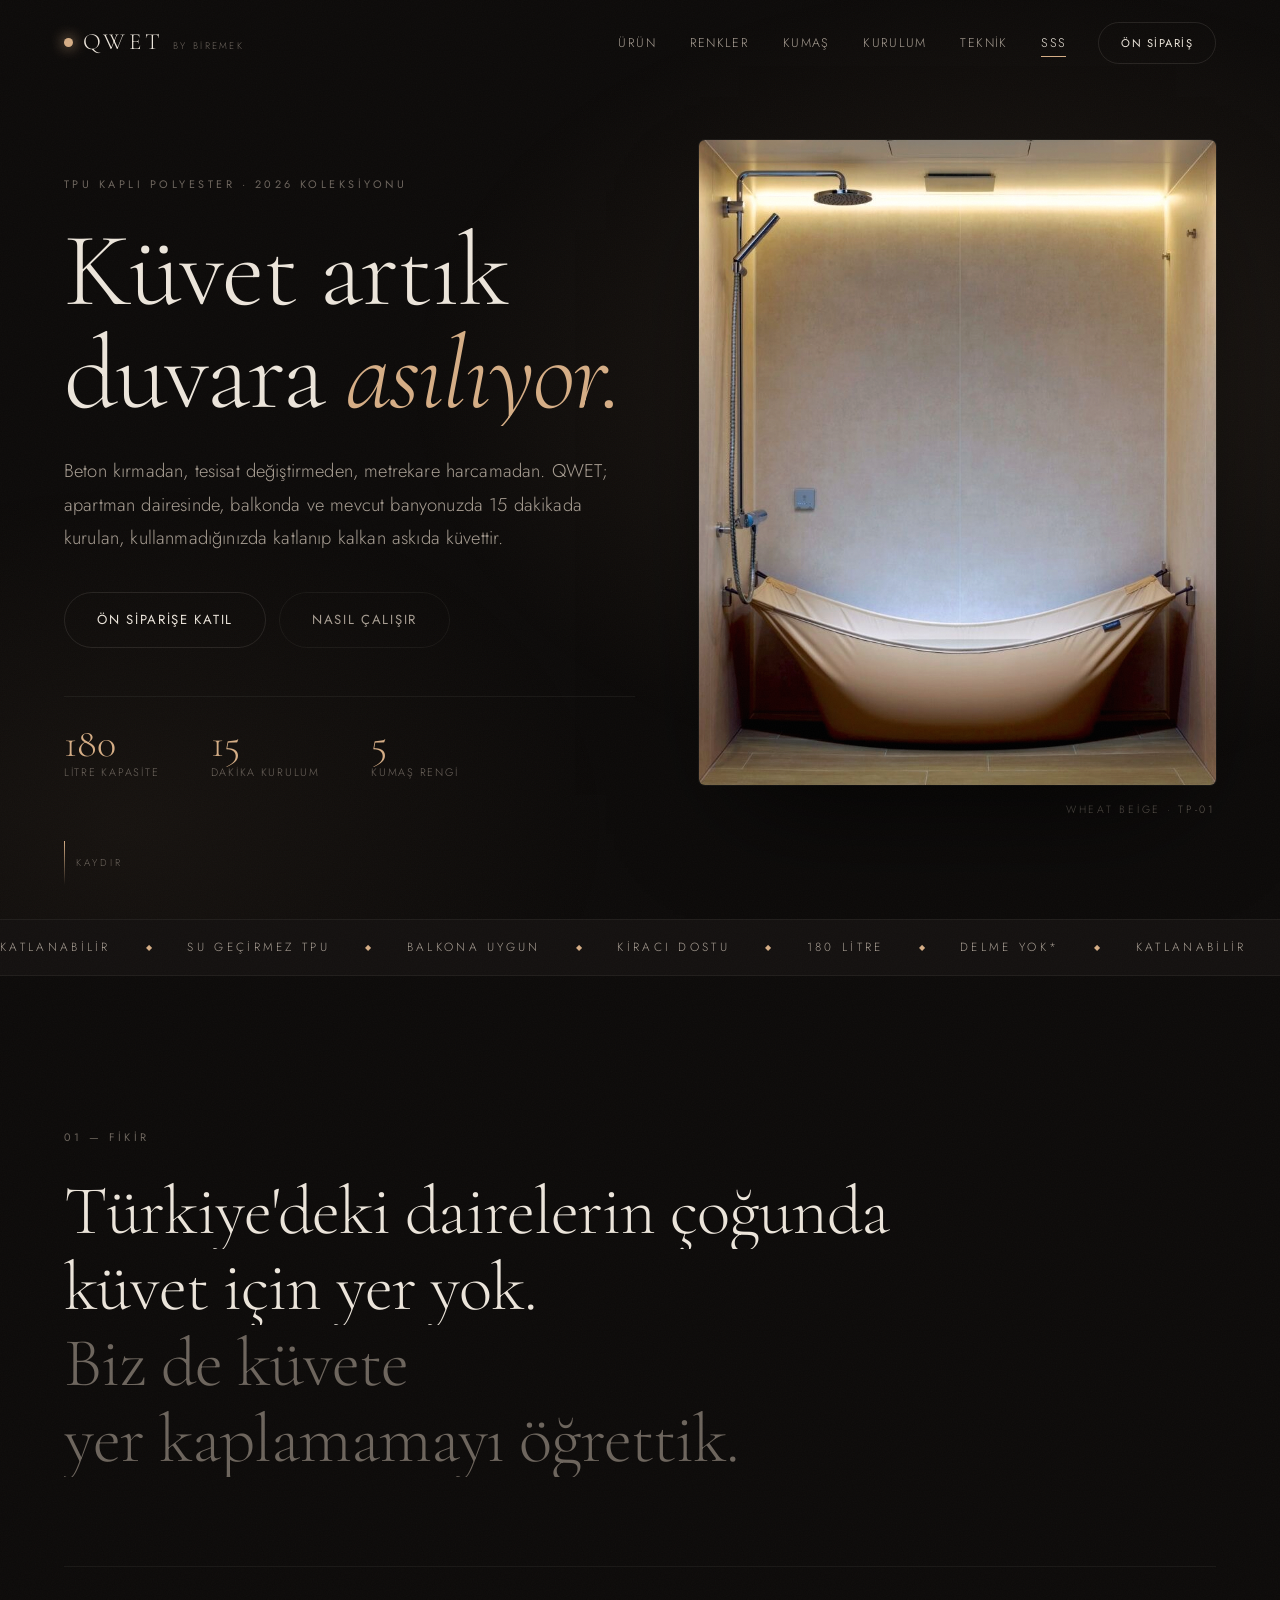
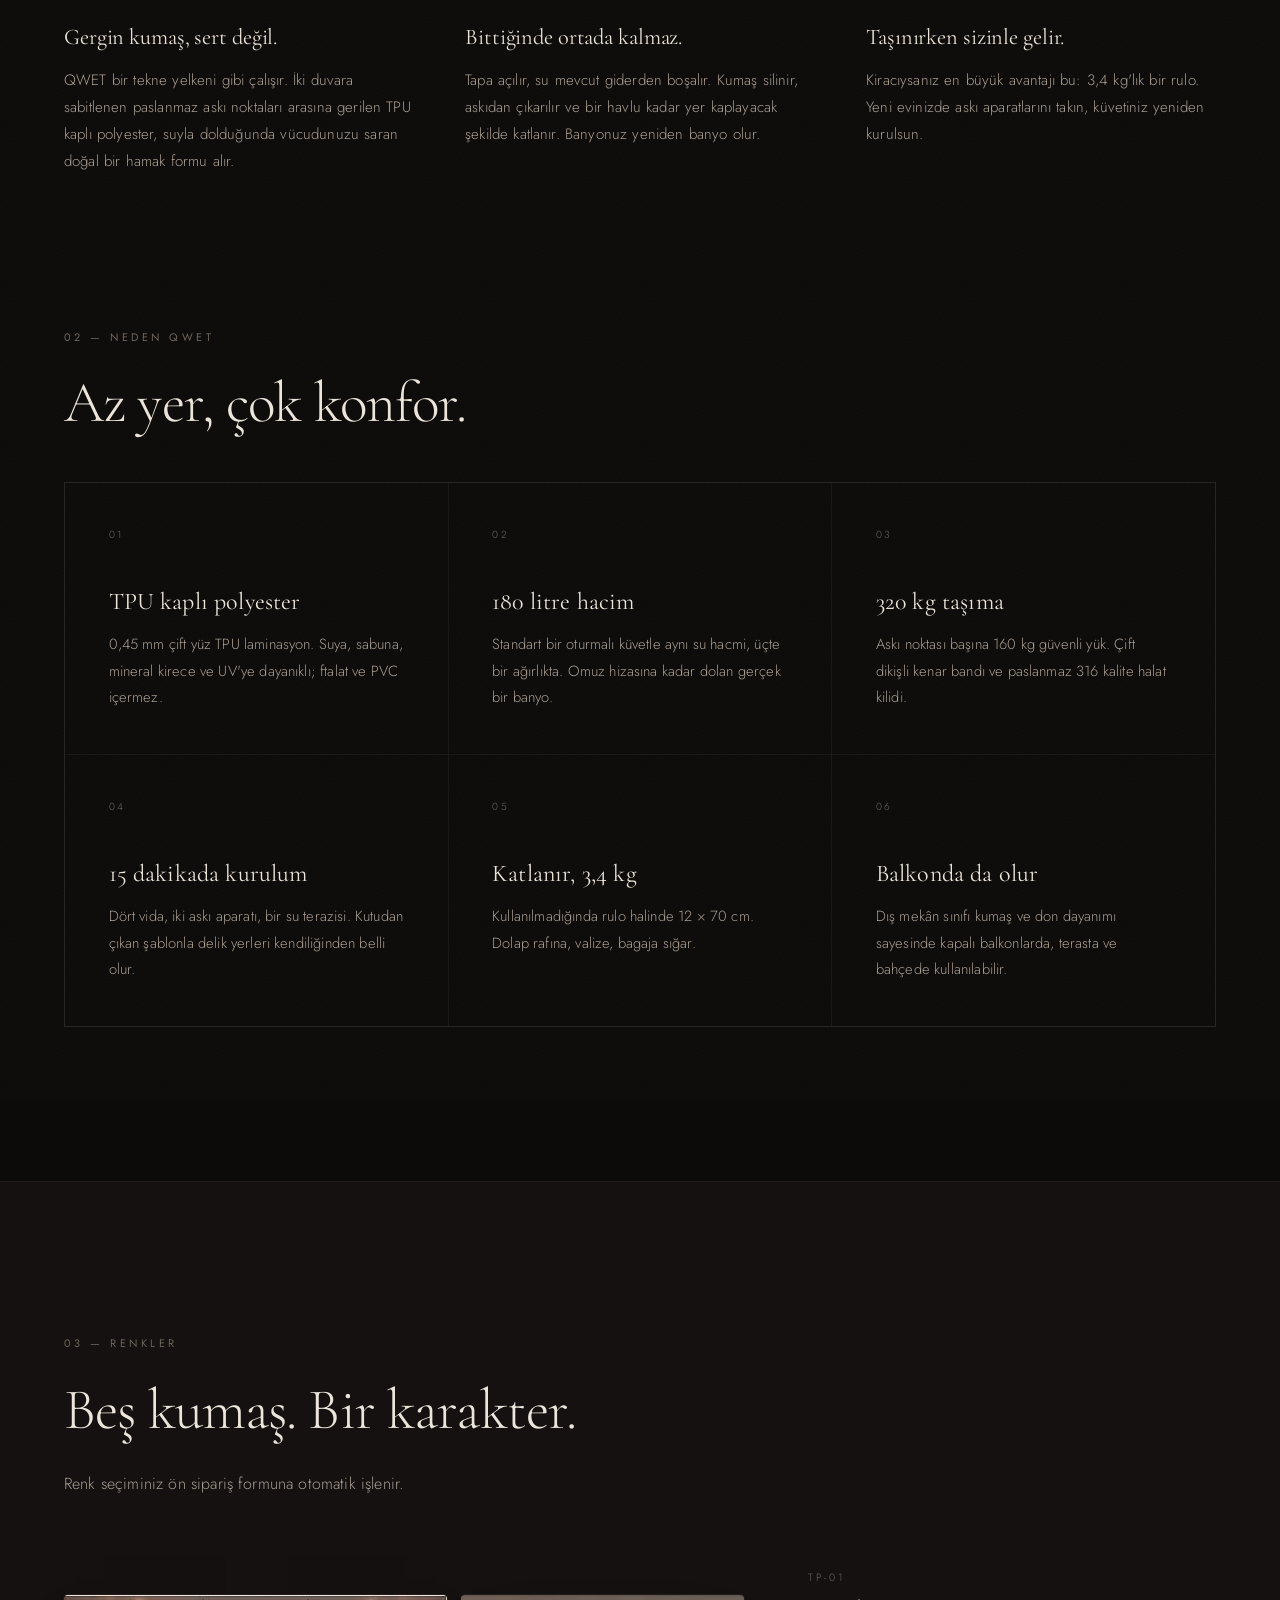
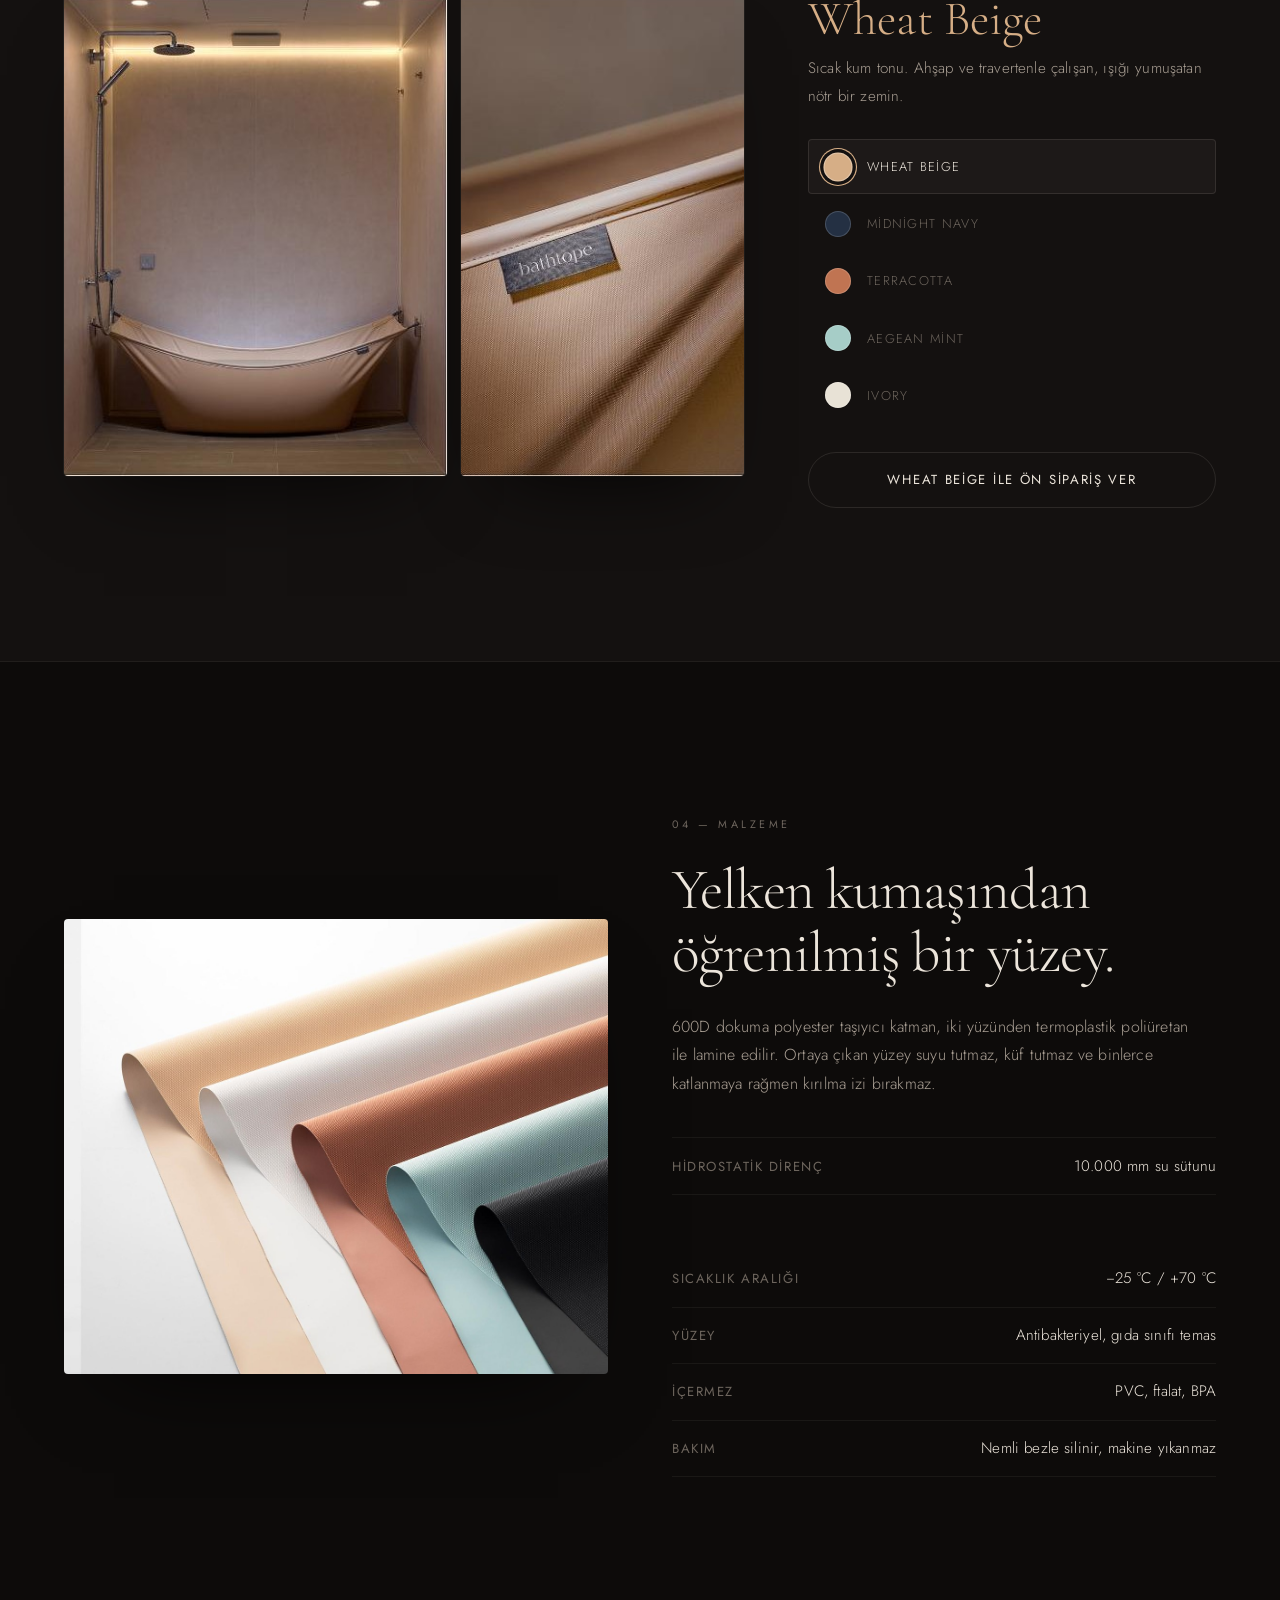
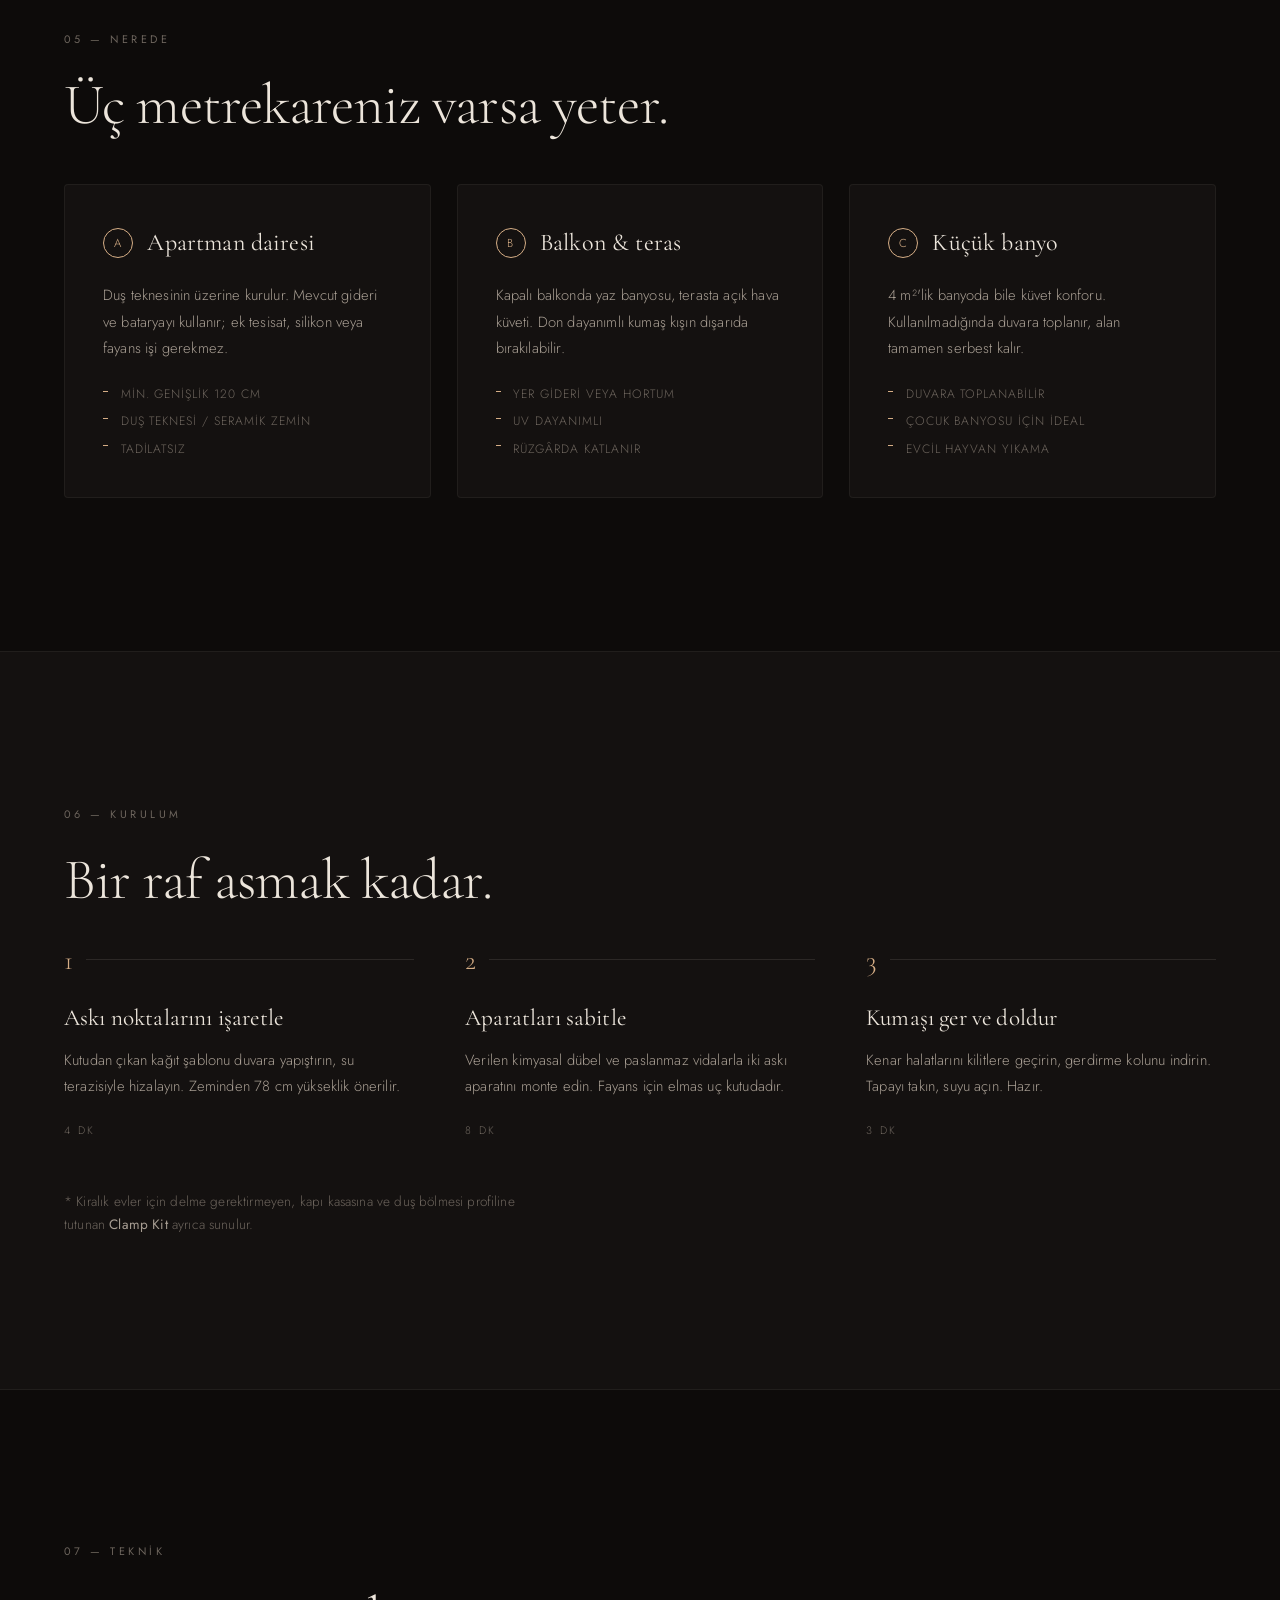
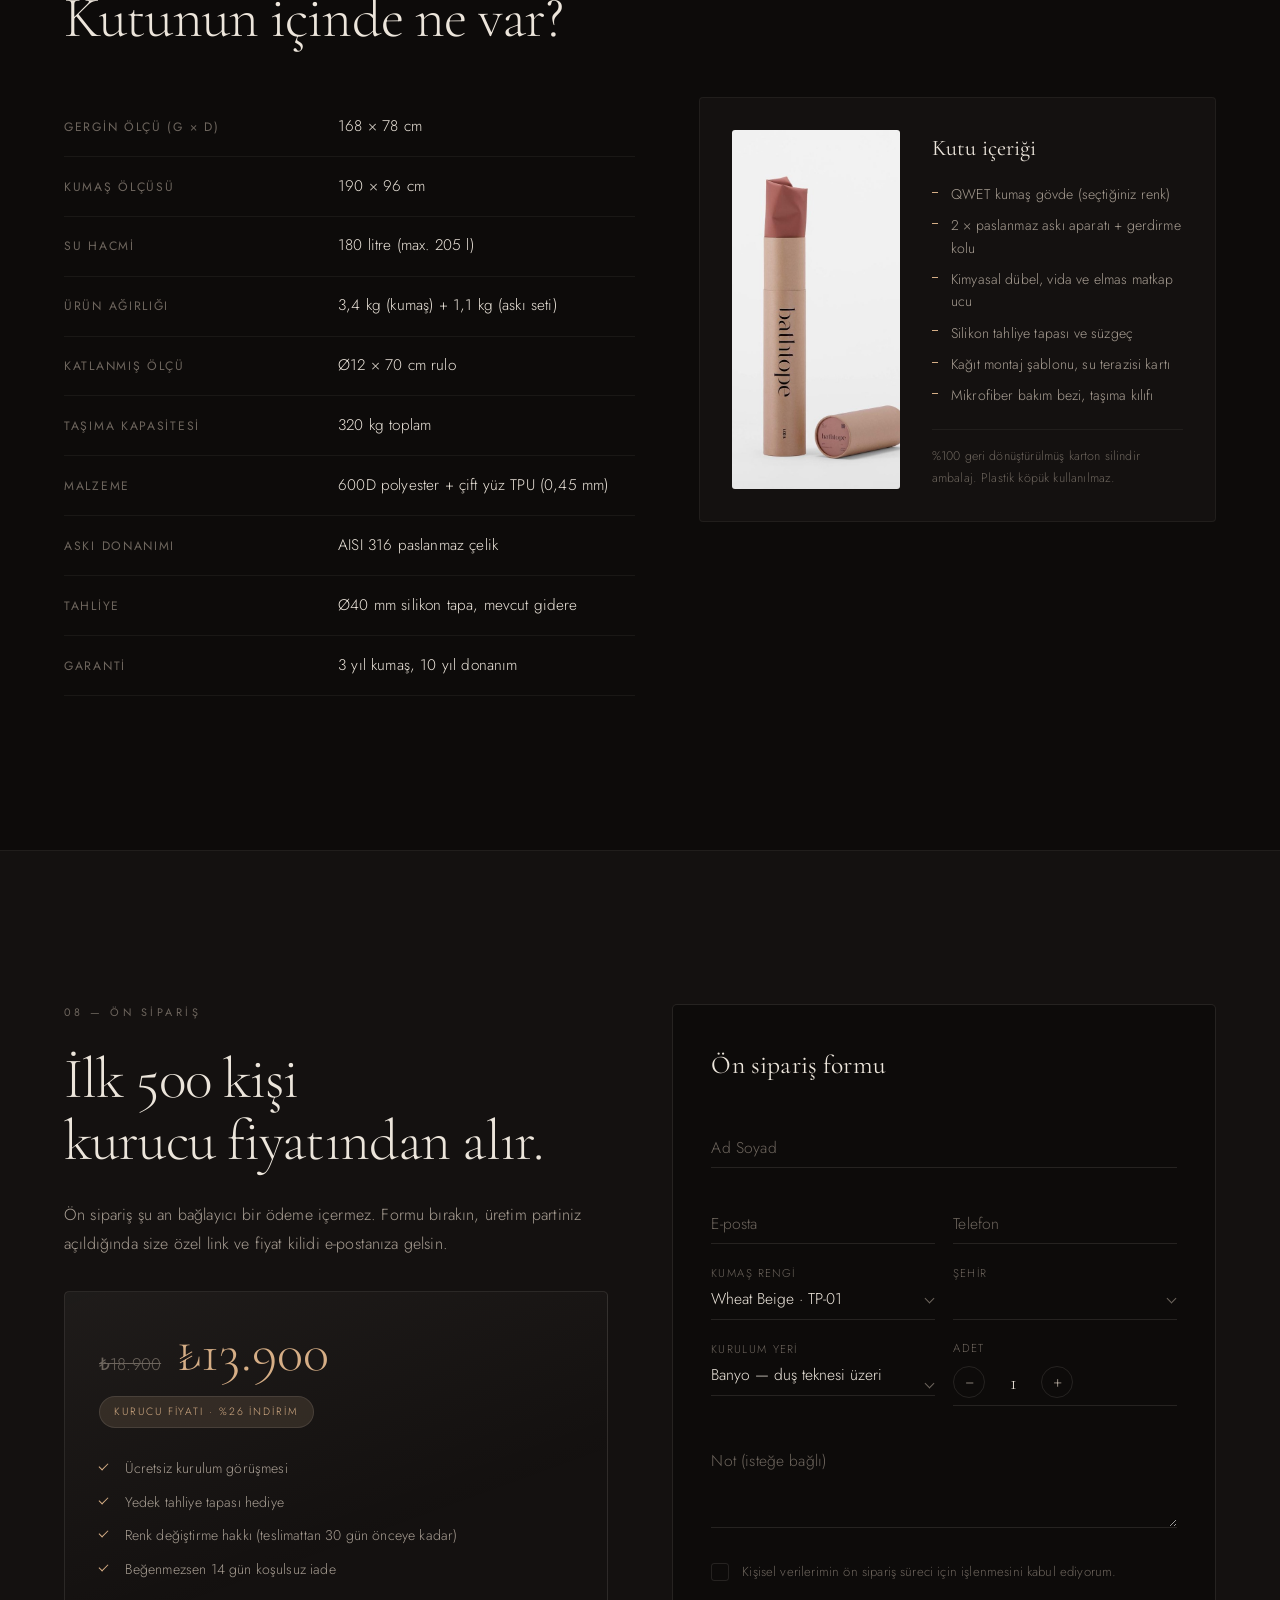
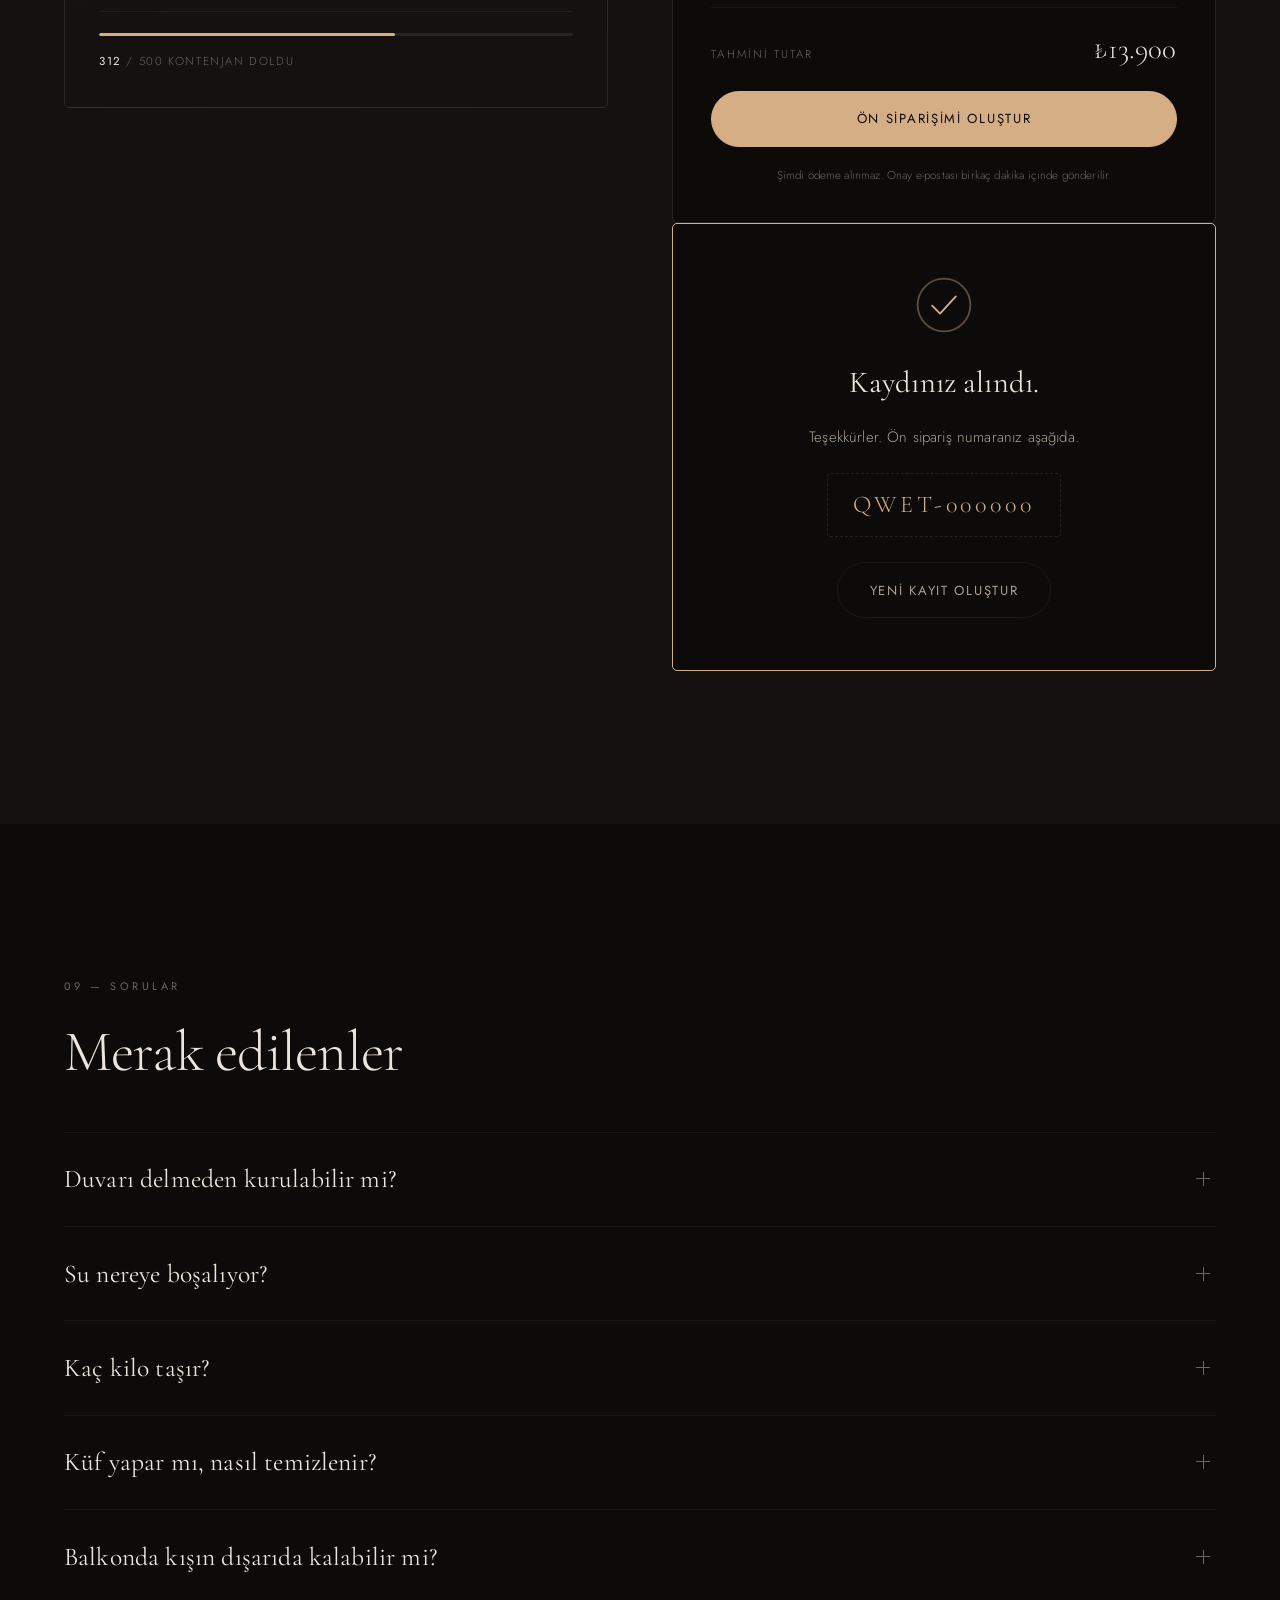
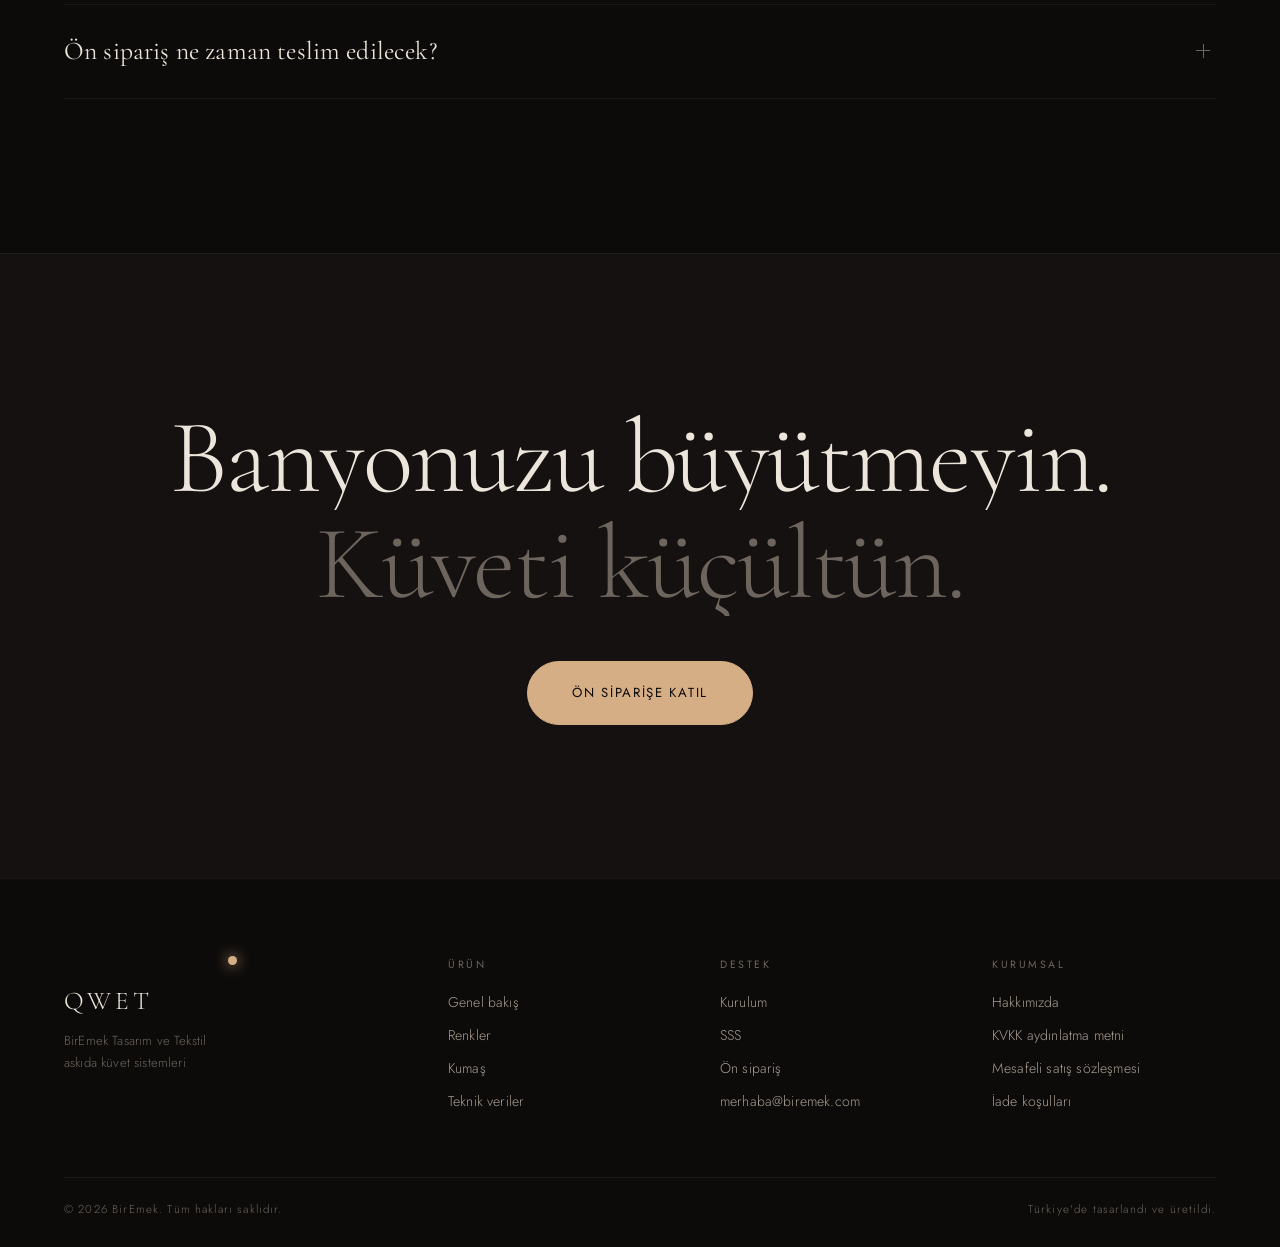
<file: site/index.html>
<!DOCTYPE html>
<html lang="tr">
<head>
<meta charset="UTF-8">
<meta name="viewport" content="width=device-width, initial-scale=1">
<title>QWET — Askıda Küvet | BirEmek</title>
<meta name="description" content="QWET, TPU kaplı polyester kumaştan üretilen askıda küvet. Apartman dairesi, balkon ve banyo için katlanabilir, 15 dakikada kurulan premium ıslanma deneyimi. Ön sipariş açıldı.">
<meta name="theme-color" content="#0f0d0b">
<meta property="og:title" content="QWET — Askıda Küvet">
<meta property="og:description" content="TPU polyester kumaştan, katlanabilir askıda küvet. Balkonda, banyoda, her dairede.">
<meta property="og:image" content="assets/hero.jpg">
<meta property="og:type" content="website">
<link rel="icon" href="assets/favicon.svg" type="image/svg+xml">
<link rel="preconnect" href="https://fonts.googleapis.com">
<link rel="preconnect" href="https://fonts.gstatic.com" crossorigin>
<link href="https://fonts.googleapis.com/css2?family=Cormorant+Garamond:ital,wght@0,300;0,400;0,500;1,300&family=Jost:wght@200;300;400;500&display=swap" rel="stylesheet">
<link rel="stylesheet" href="styles.css">
</head>
<body>
<script>document.documentElement.classList.add('js')</script>

<!-- ============ AÇILIŞ PERDESİ ============ -->
<div class="loader" id="loader" aria-hidden="true">
  <div class="loader__inner">
    <div class="loader__word" id="loaderWord"><span>Q</span><span>W</span><span>E</span><span>T</span></div>
    <div class="loader__sub">askıda küvet</div>
    <div class="loader__bar"><i></i></div>
  </div>
</div>

<div class="grain" aria-hidden="true"></div>
<div class="glow" id="glow" aria-hidden="true"></div>
<div class="progress" id="progress" aria-hidden="true"></div>

<!-- ============ NAVIGASYON ============ -->
<header class="nav is-loading" id="nav">
  <a href="#top" class="nav__brand" aria-label="QWET ana sayfa">
    <span class="nav__mark"></span>
    <span class="nav__name" id="navName">QWET</span>
    <span class="nav__by">by BirEmek</span>
  </a>
  <nav class="nav__links" aria-label="Ana menü">
    <a href="#urun">Ürün</a>
    <a href="#renkler">Renkler</a>
    <a href="#kumas">Kumaş</a>
    <a href="#kurulum">Kurulum</a>
    <a href="#teknik">Teknik</a>
    <a href="#sss">SSS</a>
  </nav>
  <a href="#onsiparis" class="btn btn--sm nav__cta">Ön Sipariş</a>
  <button class="nav__burger" id="burger" aria-label="Menüyü aç" aria-expanded="false"><span></span><span></span></button>
</header>

<div class="drawer" id="drawer" aria-hidden="true">
  <nav class="drawer__links">
    <a href="#urun"><em>01</em> Ürün</a>
    <a href="#renkler"><em>02</em> Renkler</a>
    <a href="#kumas"><em>03</em> Kumaş</a>
    <a href="#kullanim"><em>04</em> Kullanım</a>
    <a href="#kurulum"><em>05</em> Kurulum</a>
    <a href="#teknik"><em>06</em> Teknik</a>
    <a href="#sss"><em>07</em> SSS</a>
    <a href="#onsiparis" class="drawer__cta"><em>08</em> Ön Sipariş</a>
  </nav>
</div>

<main id="top">

<!-- ============ HERO ============ -->
<section class="hero">
  <div class="hero__bg" aria-hidden="true"></div>

  <div class="hero__media" data-parallax="0.14">
    <div class="hero__frame">
      <img src="assets/hero.jpg" alt="Duş alanına gerilmiş, su dolu bej renkli QWET askıda küvet" width="820" height="1024" fetchpriority="high">
      <span class="hero__shine" aria-hidden="true"></span>
    </div>
    <div class="hero__caption">Wheat Beige · TP‑01</div>
  </div>

  <div class="hero__copy">
    <p class="eyebrow" data-reveal>TPU kaplı polyester · 2026 koleksiyonu</p>
    <h1 class="display">
      <span class="line" data-reveal><span>Küvet artık</span></span>
      <span class="line" data-reveal style="--d:.08s"><span>duvara <em>asılıyor.</em></span></span>
    </h1>
    <p class="lede" data-reveal style="--d:.18s">
      Beton kırmadan, tesisat değiştirmeden, metrekare harcamadan.
      QWET; apartman dairesinde, balkonda ve mevcut banyonuzda
      15 dakikada kurulan, kullanmadığınızda katlanıp kalkan askıda küvettir.
    </p>
    <div class="hero__actions" data-reveal style="--d:.26s">
      <a href="#onsiparis" class="btn">Ön siparişe katıl</a>
      <a href="#urun" class="btn btn--ghost">Nasıl çalışır</a>
    </div>
    <ul class="hero__meta" data-reveal style="--d:.34s">
      <li><b data-count="180">0</b><span>litre kapasite</span></li>
      <li><b data-count="15">0</b><span>dakika kurulum</span></li>
      <li><b data-count="5">0</b><span>kumaş rengi</span></li>
    </ul>
  </div>

  <a href="#urun" class="hero__scroll" aria-label="Aşağı kaydır"><span></span>kaydır</a>
</section>

<!-- ============ KAYAN ŞERİT ============ -->
<div class="marquee" aria-hidden="true">
  <div class="marquee__track">
    <span>Katlanabilir</span><i>◆</i><span>Su geçirmez TPU</span><i>◆</i><span>Balkona uygun</span><i>◆</i>
    <span>Kiracı dostu</span><i>◆</i><span>180 litre</span><i>◆</i><span>Delme yok*</span><i>◆</i>
    <span>Katlanabilir</span><i>◆</i><span>Su geçirmez TPU</span><i>◆</i><span>Balkona uygun</span><i>◆</i>
    <span>Kiracı dostu</span><i>◆</i><span>180 litre</span><i>◆</i><span>Delme yok*</span><i>◆</i>
  </div>
</div>

<!-- ============ MANİFESTO ============ -->
<section class="manifesto" id="urun">
  <p class="section-tag" data-reveal>01 — Fikir</p>
  <h2 class="manifesto__text">
    <span class="line" data-reveal><span>Türkiye'deki dairelerin çoğunda</span></span>
    <span class="line" data-reveal style="--d:.06s"><span>küvet için yer yok.</span></span>
    <span class="line line--dim" data-reveal style="--d:.12s"><span>Biz de küvete</span></span>
    <span class="line line--dim" data-reveal style="--d:.18s"><span>yer kaplamamayı öğrettik.</span></span>
  </h2>
  <div class="manifesto__grid">
    <div data-reveal>
      <h3>Gergin kumaş, sert değil.</h3>
      <p>QWET bir tekne yelkeni gibi çalışır. İki duvara sabitlenen paslanmaz askı noktaları arasına gerilen TPU kaplı polyester, suyla dolduğunda vücudunuzu saran doğal bir hamak formu alır.</p>
    </div>
    <div data-reveal style="--d:.1s">
      <h3>Bittiğinde ortada kalmaz.</h3>
      <p>Tapa açılır, su mevcut giderden boşalır. Kumaş silinir, askıdan çıkarılır ve bir havlu kadar yer kaplayacak şekilde katlanır. Banyonuz yeniden banyo olur.</p>
    </div>
    <div data-reveal style="--d:.2s">
      <h3>Taşınırken sizinle gelir.</h3>
      <p>Kiracıysanız en büyük avantajı bu: 3,4 kg'lık bir rulo. Yeni evinizde askı aparatlarını takın, küvetiniz yeniden kurulsun.</p>
    </div>
  </div>
</section>

<!-- ============ ÖZELLİKLER ============ -->
<section class="features">
  <p class="section-tag" data-reveal>02 — Neden QWET</p>
  <h2 class="h2" data-reveal>Az yer, çok konfor.</h2>
  <div class="features__grid">
    <article class="feat" data-reveal>
      <span class="feat__no">01</span>
      <h3>TPU kaplı polyester</h3>
      <p>0,45 mm çift yüz TPU laminasyon. Suya, sabuna, mineral kirece ve UV'ye dayanıklı; ftalat ve PVC içermez.</p>
    </article>
    <article class="feat" data-reveal style="--d:.06s">
      <span class="feat__no">02</span>
      <h3>180 litre hacim</h3>
      <p>Standart bir oturmalı küvetle aynı su hacmi, üçte bir ağırlıkta. Omuz hizasına kadar dolan gerçek bir banyo.</p>
    </article>
    <article class="feat" data-reveal style="--d:.12s">
      <span class="feat__no">03</span>
      <h3>320 kg taşıma</h3>
      <p>Askı noktası başına 160 kg güvenli yük. Çift dikişli kenar bandı ve paslanmaz 316 kalite halat kilidi.</p>
    </article>
    <article class="feat" data-reveal style="--d:.18s">
      <span class="feat__no">04</span>
      <h3>15 dakikada kurulum</h3>
      <p>Dört vida, iki askı aparatı, bir su terazisi. Kutudan çıkan şablonla delik yerleri kendiliğinden belli olur.</p>
    </article>
    <article class="feat" data-reveal style="--d:.24s">
      <span class="feat__no">05</span>
      <h3>Katlanır, 3,4 kg</h3>
      <p>Kullanılmadığında rulo halinde 12 × 70 cm. Dolap rafına, valize, bagaja sığar.</p>
    </article>
    <article class="feat" data-reveal style="--d:.3s">
      <span class="feat__no">06</span>
      <h3>Balkonda da olur</h3>
      <p>Dış mekân sınıfı kumaş ve don dayanımı sayesinde kapalı balkonlarda, terasta ve bahçede kullanılabilir.</p>
    </article>
  </div>
</section>

<!-- ============ RENK KONFİGÜRATÖRÜ ============ -->
<section class="colors" id="renkler">
  <div class="colors__head">
    <p class="section-tag" data-reveal>03 — Renkler</p>
    <h2 class="h2" data-reveal>Beş kumaş. Bir karakter.</h2>
    <p class="sub" data-reveal style="--d:.08s">Renk seçiminiz ön sipariş formuna otomatik işlenir.</p>
  </div>

  <div class="colors__stage" data-reveal style="--d:.14s">
    <div class="colors__viewer">
      <div class="viewer" id="viewer">
        <img src="assets/room-wheat.jpg" alt="Wheat Beige renkli QWET askıda küvet" class="viewer__img is-active" data-key="wheat" width="420" height="528">
        <img src="assets/room-midnight.jpg" alt="Midnight Navy renkli QWET askıda küvet" class="viewer__img" data-key="midnight" width="420" height="525" loading="lazy">
        <img src="assets/room-terracotta.jpg" alt="Terracotta renkli QWET askıda küvet" class="viewer__img" data-key="terracotta" width="420" height="524" loading="lazy">
        <img src="assets/room-mint.jpg" alt="Aegean Mint renkli QWET askıda küvet" class="viewer__img" data-key="mint" width="420" height="525" loading="lazy">
        <img src="assets/room-ivory.jpg" alt="Ivory renkli QWET askıda küvet" class="viewer__img" data-key="ivory" width="420" height="526" loading="lazy">
      </div>
      <div class="viewer viewer--macro" id="viewerMacro">
        <img src="assets/swatch-wheat.jpg" alt="Wheat Beige kumaş dokusu" class="viewer__img is-active" data-key="wheat" width="420" height="527">
        <img src="assets/swatch-midnight.jpg" alt="Midnight Navy kumaş dokusu" class="viewer__img" data-key="midnight" width="420" height="524" loading="lazy">
        <img src="assets/swatch-terracotta.jpg" alt="Terracotta kumaş dokusu" class="viewer__img" data-key="terracotta" width="420" height="523" loading="lazy">
        <img src="assets/swatch-mint.jpg" alt="Aegean Mint kumaş dokusu" class="viewer__img" data-key="mint" width="420" height="524" loading="lazy">
        <img src="assets/swatch-ivory.jpg" alt="Ivory kumaş dokusu" class="viewer__img" data-key="ivory" width="420" height="525" loading="lazy">
      </div>
    </div>

    <div class="colors__panel">
      <div class="colors__info">
        <span class="colors__code" id="colorCode">TP‑01</span>
        <h3 class="colors__name" id="colorName">Wheat Beige</h3>
        <p class="colors__desc" id="colorDesc">Sıcak kum tonu. Ahşap ve travertenle çalışan, ışığı yumuşatan nötr bir zemin.</p>
      </div>
      <div class="swatches" id="swatches" role="radiogroup" aria-label="Kumaş rengi seçin">
        <button class="sw is-active" role="radio" aria-checked="true" data-key="wheat" data-name="Wheat Beige" data-code="TP‑01" data-hex="#d6ae86" data-desc="Sıcak kum tonu. Ahşap ve travertenle çalışan, ışığı yumuşatan nötr bir zemin."><i style="--c:#d6ae86"></i><span>Wheat Beige</span></button>
        <button class="sw" role="radio" aria-checked="false" data-key="midnight" data-name="Midnight Navy" data-code="TP‑02" data-hex="#243043" data-desc="Derin gece mavisi. Koyu zeminli, mermer ve mat siyah armatürlü banyolar için."><i style="--c:#243043"></i><span>Midnight Navy</span></button>
        <button class="sw" role="radio" aria-checked="false" data-key="terracotta" data-name="Terracotta" data-code="TP‑03" data-hex="#c07452" data-desc="Pişmiş toprak. Akdeniz sıcaklığı; kireç badana ve terrazzo ile güçlü bir kontrast."><i style="--c:#c07452"></i><span>Terracotta</span></button>
        <button class="sw" role="radio" aria-checked="false" data-key="mint" data-name="Aegean Mint" data-code="TP‑04" data-hex="#a6cdc7" data-desc="Ege yeşili. Serinleten, spa hissi veren açık ton; küçük banyoları genişletir."><i style="--c:#a6cdc7"></i><span>Aegean Mint</span></button>
        <button class="sw" role="radio" aria-checked="false" data-key="ivory" data-name="Ivory" data-code="TP‑05" data-hex="#e8e2d6" data-desc="Kırık beyaz. En sessiz seçenek; her banyoya uyan, zamansız bir kumaş."><i style="--c:#e8e2d6"></i><span>Ivory</span></button>
      </div>
      <a href="#onsiparis" class="btn btn--wide" id="colorCta">Wheat Beige ile ön sipariş ver</a>
    </div>
  </div>
</section>

<!-- ============ KUMAŞ ============ -->
<section class="fabric" id="kumas">
  <div class="fabric__media" data-reveal>
    <img src="assets/fabrics.jpg" alt="Beş renkte TPU kaplı polyester kumaş örnekleri" width="1200" height="1005" loading="lazy">
  </div>
  <div class="fabric__copy">
    <p class="section-tag" data-reveal>04 — Malzeme</p>
    <h2 class="h2" data-reveal style="--d:.06s">Yelken kumaşından<br>öğrenilmiş bir yüzey.</h2>
    <p class="sub" data-reveal style="--d:.12s">
      600D dokuma polyester taşıyıcı katman, iki yüzünden termoplastik poliüretan ile lamine edilir.
      Ortaya çıkan yüzey suyu tutmaz, küf tutmaz ve binlerce katlanmaya rağmen kırılma izi bırakmaz.
    </p>
    <ul class="fabric__list">
      <li data-reveal style="--d:.16s"><b>Hidrostatik direnç</b><span>10.000 mm su sütunu</span></li>
      <li data-reveal style="--d:.2s"><b>Yırtılma mukavemeti</b><span>420 N (ISO 4674‑1)</span></li>
      <li data-reveal style="--d:.24s"><b>Sıcaklık aralığı</b><span>−25 °C / +70 °C</span></li>
      <li data-reveal style="--d:.28s"><b>Yüzey</b><span>Antibakteriyel, gıda sınıfı temas</span></li>
      <li data-reveal style="--d:.32s"><b>İçermez</b><span>PVC, ftalat, BPA</span></li>
      <li data-reveal style="--d:.36s"><b>Bakım</b><span>Nemli bezle silinir, makine yıkanmaz</span></li>
    </ul>
  </div>
</section>

<!-- ============ KULLANIM ALANLARI ============ -->
<section class="usage" id="kullanim">
  <p class="section-tag" data-reveal>05 — Nerede</p>
  <h2 class="h2" data-reveal>Üç metrekareniz varsa yeter.</h2>
  <div class="usage__grid">
    <article class="use" data-reveal>
      <div class="use__top"><span>A</span><h3>Apartman dairesi</h3></div>
      <p>Duş teknesinin üzerine kurulur. Mevcut gideri ve bataryayı kullanır; ek tesisat, silikon veya fayans işi gerekmez.</p>
      <ul><li>Min. genişlik 120 cm</li><li>Duş teknesi / seramik zemin</li><li>Tadilatsız</li></ul>
    </article>
    <article class="use" data-reveal style="--d:.1s">
      <div class="use__top"><span>B</span><h3>Balkon &amp; teras</h3></div>
      <p>Kapalı balkonda yaz banyosu, terasta açık hava küveti. Don dayanımlı kumaş kışın dışarıda bırakılabilir.</p>
      <ul><li>Yer gideri veya hortum</li><li>UV dayanımlı</li><li>Rüzgârda katlanır</li></ul>
    </article>
    <article class="use" data-reveal style="--d:.2s">
      <div class="use__top"><span>C</span><h3>Küçük banyo</h3></div>
      <p>4 m²'lik banyoda bile küvet konforu. Kullanılmadığında duvara toplanır, alan tamamen serbest kalır.</p>
      <ul><li>Duvara toplanabilir</li><li>Çocuk banyosu için ideal</li><li>Evcil hayvan yıkama</li></ul>
    </article>
  </div>
</section>

<!-- ============ KURULUM ============ -->
<section class="steps" id="kurulum">
  <p class="section-tag" data-reveal>06 — Kurulum</p>
  <h2 class="h2" data-reveal>Bir raf asmak kadar.</h2>
  <ol class="steps__list">
    <li data-reveal><span class="steps__n">1</span><h3>Askı noktalarını işaretle</h3><p>Kutudan çıkan kağıt şablonu duvara yapıştırın, su terazisiyle hizalayın. Zeminden 78 cm yükseklik önerilir.</p><em>4 dk</em></li>
    <li data-reveal style="--d:.1s"><span class="steps__n">2</span><h3>Aparatları sabitle</h3><p>Verilen kimyasal dübel ve paslanmaz vidalarla iki askı aparatını monte edin. Fayans için elmas uç kutudadır.</p><em>8 dk</em></li>
    <li data-reveal style="--d:.2s"><span class="steps__n">3</span><h3>Kumaşı ger ve doldur</h3><p>Kenar halatlarını kilitlere geçirin, gerdirme kolunu indirin. Tapayı takın, suyu açın. Hazır.</p><em>3 dk</em></li>
  </ol>
  <p class="steps__note" data-reveal>* Kiralık evler için delme gerektirmeyen, kapı kasasına ve duş bölmesi profiline tutunan <b>Clamp Kit</b> ayrıca sunulur.</p>
</section>

<!-- ============ TEKNİK ============ -->
<section class="specs" id="teknik">
  <div class="specs__head">
    <p class="section-tag" data-reveal>07 — Teknik</p>
    <h2 class="h2" data-reveal>Kutunun içinde ne var?</h2>
  </div>
  <div class="specs__body">
    <table class="spec-table" data-reveal>
      <tbody>
        <tr><th scope="row">Gergin ölçü (G × D)</th><td>168 × 78 cm</td></tr>
        <tr><th scope="row">Kumaş ölçüsü</th><td>190 × 96 cm</td></tr>
        <tr><th scope="row">Su hacmi</th><td>180 litre (max. 205 l)</td></tr>
        <tr><th scope="row">Ürün ağırlığı</th><td>3,4 kg (kumaş) + 1,1 kg (askı seti)</td></tr>
        <tr><th scope="row">Katlanmış ölçü</th><td>Ø12 × 70 cm rulo</td></tr>
        <tr><th scope="row">Taşıma kapasitesi</th><td>320 kg toplam</td></tr>
        <tr><th scope="row">Malzeme</th><td>600D polyester + çift yüz TPU (0,45 mm)</td></tr>
        <tr><th scope="row">Askı donanımı</th><td>AISI 316 paslanmaz çelik</td></tr>
        <tr><th scope="row">Tahliye</th><td>Ø40 mm silikon tapa, mevcut gidere</td></tr>
        <tr><th scope="row">Garanti</th><td>3 yıl kumaş, 10 yıl donanım</td></tr>
      </tbody>
    </table>
    <div class="specs__box" data-reveal style="--d:.1s">
      <img src="assets/packaging.jpg" alt="QWET silindir karton ambalaj" width="620" height="1063" loading="lazy">
      <div class="specs__boxcopy">
        <h3>Kutu içeriği</h3>
        <ul>
          <li>QWET kumaş gövde (seçtiğiniz renk)</li>
          <li>2 × paslanmaz askı aparatı + gerdirme kolu</li>
          <li>Kimyasal dübel, vida ve elmas matkap ucu</li>
          <li>Silikon tahliye tapası ve süzgeç</li>
          <li>Kağıt montaj şablonu, su terazisi kartı</li>
          <li>Mikrofiber bakım bezi, taşıma kılıfı</li>
        </ul>
        <p class="specs__eco">%100 geri dönüştürülmüş karton silindir ambalaj. Plastik köpük kullanılmaz.</p>
      </div>
    </div>
  </div>
</section>

<!-- ============ ÖN SİPARİŞ ============ -->
<section class="order" id="onsiparis">
  <div class="order__intro">
    <p class="section-tag" data-reveal>08 — Ön sipariş</p>
    <h2 class="h2" data-reveal>İlk 500 kişi<br>kurucu fiyatından alır.</h2>
    <p class="sub" data-reveal style="--d:.08s">
      Ön sipariş şu an bağlayıcı bir ödeme içermez. Formu bırakın, üretim partiniz açıldığında
      size özel link ve fiyat kilidi e‑postanıza gelsin.
    </p>
    <div class="order__price" data-reveal style="--d:.14s">
      <div class="order__pricerow">
        <span class="order__old">₺18.900</span>
        <span class="order__new">₺13.900</span>
      </div>
      <span class="order__badge">Kurucu fiyatı · %26 indirim</span>
      <ul class="order__perks">
        <li>Ücretsiz kurulum görüşmesi</li>
        <li>Yedek tahliye tapası hediye</li>
        <li>Renk değiştirme hakkı (teslimattan 30 gün önceye kadar)</li>
        <li>Beğenmezsen 14 gün koşulsuz iade</li>
      </ul>
      <div class="order__stock">
        <div class="order__bar"><i id="stockBar"></i></div>
        <span><b id="stockCount">312</b> / 500 kontenjan doldu</span>
      </div>
    </div>
  </div>

  <div class="order__formwrap" data-reveal style="--d:.1s">
    <form class="form" id="orderForm" novalidate>
      <h3 class="form__title">Ön sipariş formu</h3>

      <div class="field">
        <input type="text" id="fName" name="ad" required autocomplete="name" placeholder=" ">
        <label for="fName">Ad Soyad</label>
        <small></small>
      </div>

      <div class="field-row">
        <div class="field">
          <input type="email" id="fMail" name="eposta" required autocomplete="email" placeholder=" ">
          <label for="fMail">E‑posta</label>
          <small></small>
        </div>
        <div class="field">
          <input type="tel" id="fPhone" name="telefon" required autocomplete="tel" placeholder=" " inputmode="tel">
          <label for="fPhone">Telefon</label>
          <small></small>
        </div>
      </div>

      <div class="field-row">
        <div class="field field--select">
          <select id="fColor" name="renk">
            <option value="Wheat Beige">Wheat Beige · TP‑01</option>
            <option value="Midnight Navy">Midnight Navy · TP‑02</option>
            <option value="Terracotta">Terracotta · TP‑03</option>
            <option value="Aegean Mint">Aegean Mint · TP‑04</option>
            <option value="Ivory">Ivory · TP‑05</option>
          </select>
          <label for="fColor">Kumaş rengi</label>
        </div>
        <div class="field field--select">
          <select id="fCity" name="sehir" required>
            <option value="" selected disabled></option>
            <option>İstanbul</option><option>Ankara</option><option>İzmir</option>
            <option>Bursa</option><option>Antalya</option><option>Kocaeli</option>
            <option>Muğla</option><option>Diğer</option>
          </select>
          <label for="fCity">Şehir</label>
          <small></small>
        </div>
      </div>

      <div class="field-row">
        <div class="field field--select">
          <select id="fPlace" name="kurulum">
            <option>Banyo — duş teknesi üzeri</option>
            <option>Banyo — seramik zemin</option>
            <option>Kapalı balkon</option>
            <option>Teras / bahçe</option>
            <option>Henüz karar vermedim</option>
          </select>
          <label for="fPlace">Kurulum yeri</label>
        </div>
        <div class="field field--qty">
          <label class="qty__label" for="fQty">Adet</label>
          <div class="qty">
            <button type="button" class="qty__btn" data-step="-1" aria-label="Azalt">−</button>
            <input type="number" id="fQty" name="adet" value="1" min="1" max="10" inputmode="numeric">
            <button type="button" class="qty__btn" data-step="1" aria-label="Artır">+</button>
          </div>
        </div>
      </div>

      <div class="field">
        <textarea id="fNote" name="not" rows="3" placeholder=" "></textarea>
        <label for="fNote">Not (isteğe bağlı)</label>
      </div>

      <label class="check">
        <input type="checkbox" id="fKvkk" required>
        <span class="check__box" aria-hidden="true"></span>
        <span class="check__text">Kişisel verilerimin ön sipariş süreci için işlenmesini kabul ediyorum.</span>
      </label>

      <div class="form__total">
        <span>Tahmini tutar</span>
        <b id="formTotal">₺13.900</b>
      </div>

      <button type="submit" class="btn btn--wide btn--solid" id="submitBtn">
        <span>Ön siparişimi oluştur</span>
      </button>
      <p class="form__fine">Şimdi ödeme alınmaz. Onay e‑postası birkaç dakika içinde gönderilir.</p>
    </form>

    <div class="success" id="success" hidden>
      <div class="success__tick" aria-hidden="true"><svg viewBox="0 0 44 44"><circle cx="22" cy="22" r="20"/><path d="M13 22.5l6 6 12-13"/></svg></div>
      <h3>Kaydınız alındı.</h3>
      <p id="successMsg">Teşekkürler. Ön sipariş numaranız aşağıda.</p>
      <div class="success__code" id="successCode">QWET‑000000</div>
      <button type="button" class="btn btn--ghost" id="againBtn">Yeni kayıt oluştur</button>
    </div>
  </div>
</section>

<!-- ============ SSS ============ -->
<section class="faq" id="sss">
  <p class="section-tag" data-reveal>09 — Sorular</p>
  <h2 class="h2" data-reveal>Merak edilenler</h2>
  <div class="faq__list">
    <details data-reveal>
      <summary>Duvarı delmeden kurulabilir mi?</summary>
      <div><p>Evet. Standart sette kimyasal dübel kullanılır; ancak kiracılar için geliştirdiğimiz <b>Clamp Kit</b>, duş bölmesi profiline veya kapı kasasına sıkıştırma prensibiyle tutunur ve hiçbir iz bırakmaz. Ön sipariş formundaki nota "Clamp Kit" yazmanız yeterli.</p></div>
    </details>
    <details data-reveal style="--d:.05s">
      <summary>Su nereye boşalıyor?</summary>
      <div><p>Kumaşın en alçak noktasındaki Ø40 mm silikon tapa açıldığında su doğrudan altındaki mevcut duş giderine akar. Ek tesisat, pompa veya elektrik bağlantısı gerekmez. 180 litre yaklaşık 3–4 dakikada boşalır.</p></div>
    </details>
    <details data-reveal style="--d:.1s">
      <summary>Kaç kilo taşır?</summary>
      <div><p>Toplam güvenli yük 320 kg'dır; bu, su ve kullanıcı ağırlığının toplamıdır. 180 litre su ≈ 180 kg olduğundan 140 kg'a kadar kullanıcı ağırlığı için tasarım payı bırakılmıştır. Test yükü 640 kg'da doğrulanmıştır.</p></div>
    </details>
    <details data-reveal style="--d:.15s">
      <summary>Küf yapar mı, nasıl temizlenir?</summary>
      <div><p>TPU yüzey gözeneksizdir; küf tutunamaz. Kullanım sonrası duş başlığıyla durulayıp mikrofiber bezle silmeniz yeterlidir. Kireç için sirkeli su kullanılabilir. Çamaşır makinesine atmayın, ütülemeyin.</p></div>
    </details>
    <details data-reveal style="--d:.2s">
      <summary>Balkonda kışın dışarıda kalabilir mi?</summary>
      <div><p>Kumaş −25 °C'ye kadar esnekliğini korur ve UV dayanımlıdır. Yine de ömrü uzatmak için soğuk aylarda katlayıp kılıfında saklamanızı öneririz. Askı donanımı paslanmaz olduğundan dışarıda kalabilir.</p></div>
    </details>
    <details data-reveal style="--d:.25s">
      <summary>Ön sipariş ne zaman teslim edilecek?</summary>
      <div><p>İlk üretim partisi kontenjan dolduktan sonra açılır; mevcut plana göre teslimatlar <b>2026 ilkbaharında</b> başlar. Sıranız geldiğinde ödeme linki ve kesin teslim tarihi e‑posta ile gönderilir. Ön sipariş sizi bağlamaz, dilediğiniz an iptal edebilirsiniz.</p></div>
    </details>
  </div>
</section>

<!-- ============ SON ÇAĞRI ============ -->
<section class="cta">
  <div class="cta__inner">
    <h2 class="display" data-reveal><span class="line"><span>Banyonuzu büyütmeyin.</span></span></h2>
    <h2 class="display display--dim" data-reveal style="--d:.08s"><span class="line"><span>Küveti küçültün.</span></span></h2>
    <a href="#onsiparis" class="btn btn--solid btn--lg" data-reveal style="--d:.16s">Ön siparişe katıl</a>
  </div>
</section>

</main>

<footer class="foot">
  <div class="foot__top">
    <div class="foot__brand">
      <span class="nav__mark"></span>
      <b>QWET</b>
      <p>BirEmek Tasarım ve Tekstil<br>askıda küvet sistemleri</p>
    </div>
    <div class="foot__col">
      <h4>Ürün</h4>
      <a href="#urun">Genel bakış</a><a href="#renkler">Renkler</a>
      <a href="#kumas">Kumaş</a><a href="#teknik">Teknik veriler</a>
    </div>
    <div class="foot__col">
      <h4>Destek</h4>
      <a href="#kurulum">Kurulum</a><a href="#sss">SSS</a>
      <a href="#onsiparis">Ön sipariş</a><a href="mailto:merhaba@biremek.com">merhaba@biremek.com</a>
    </div>
    <div class="foot__col">
      <h4>Kurumsal</h4>
      <a href="#top">Hakkımızda</a><a href="#top">KVKK aydınlatma metni</a>
      <a href="#top">Mesafeli satış sözleşmesi</a><a href="#top">İade koşulları</a>
    </div>
  </div>
  <div class="foot__bot">
    <span>© 2026 BirEmek. Tüm hakları saklıdır.</span>
    <span>Türkiye'de tasarlandı ve üretildi.</span>
  </div>
</footer>

<script src="script.js"></script>
</body>
</html>
</file>
<file: site/styles.css>
/* =========================================================
   QWET — askıda küvet · BirEmek
   ========================================================= */

:root{
  --bg:#0d0b0a;
  --bg-2:#141110;
  --bg-3:#1b1715;
  --ink:#ece5db;
  --ink-2:#a89e93;
  --ink-3:#6d655d;
  --line:rgba(236,229,219,.11);
  --line-2:rgba(236,229,219,.06);

  --accent:#d6ae86;
  --accent-soft:rgba(214,174,134,.14);
  --accent-glow-a:rgba(214,174,134,.10);
  --accent-glow-b:rgba(214,174,134,.05);

  --serif:"Cormorant Garamond",Georgia,"Times New Roman",serif;
  --sans:"Jost",-apple-system,BlinkMacSystemFont,"Segoe UI",Roboto,Helvetica,Arial,sans-serif;

  --pad:clamp(20px,5vw,88px);
  --sec:clamp(88px,12vw,176px);
  --ease:cubic-bezier(.22,.61,.36,1);
  --ease-out:cubic-bezier(.16,1,.3,1);
}

*,*::before,*::after{box-sizing:border-box}
html{scroll-behavior:smooth;-webkit-text-size-adjust:100%}
body{
  margin:0;background:var(--bg);color:var(--ink);
  font-family:var(--sans);font-weight:300;font-size:16px;line-height:1.65;
  letter-spacing:.01em;overflow-x:hidden;
  -webkit-font-smoothing:antialiased;text-rendering:optimizeLegibility;
}
body.is-locked{overflow:hidden}
img{display:block;max-width:100%;height:auto}
a{color:inherit;text-decoration:none}
button{font:inherit;color:inherit;background:none;border:0;cursor:pointer}
::selection{background:var(--accent);color:#0d0b0a}

/* ---------- ortak tipografi ---------- */
.display{
  font-family:var(--serif);font-weight:300;
  font-size:clamp(2.9rem,8.2vw,7.2rem);line-height:.98;letter-spacing:-.02em;
  margin:0;
}
.display em{font-style:italic;color:var(--accent);transition:color .7s var(--ease)}
.display--dim{color:var(--ink-3)}
.h2{
  font-family:var(--serif);font-weight:300;
  font-size:clamp(2rem,4.6vw,3.6rem);line-height:1.08;letter-spacing:-.015em;
  margin:0 0 .5em;
}
.eyebrow,.section-tag{
  font-size:.68rem;letter-spacing:.32em;text-transform:uppercase;
  color:var(--ink-3);font-weight:400;margin:0 0 1.6rem;
}
.lede{font-size:clamp(1rem,1.5vw,1.15rem);color:var(--ink-2);max-width:52ch;margin:1.8rem 0 2.4rem;line-height:1.8}
.sub{color:var(--ink-2);max-width:58ch;margin:0 0 2rem;line-height:1.8}

/* ---------- butonlar ---------- */
.btn{
  --bh:56px;
  position:relative;display:inline-flex;align-items:center;justify-content:center;
  height:var(--bh);padding:0 32px;border:1px solid var(--line);border-radius:999px;
  font-size:.82rem;letter-spacing:.13em;text-transform:uppercase;font-weight:400;
  color:var(--ink);overflow:hidden;isolation:isolate;
  transition:color .5s var(--ease),border-color .5s var(--ease),transform .5s var(--ease);
}
.btn::before{
  content:"";position:absolute;inset:0;z-index:-1;background:var(--accent);
  transform:translateY(101%);transition:transform .6s var(--ease-out);
}
.btn:hover{color:#0d0b0a;border-color:var(--accent)}
.btn:hover::before{transform:translateY(0)}
.btn:active{transform:scale(.97)}
.btn--ghost{border-color:var(--line-2);color:var(--ink-2)}
.btn--ghost:hover{color:#0d0b0a}
.btn--solid{background:var(--accent);color:#0d0b0a;border-color:var(--accent)}
.btn--solid::before{background:var(--ink)}
.btn--solid:hover{color:#0d0b0a;border-color:var(--ink)}
.btn--sm{--bh:42px;padding:0 22px;font-size:.7rem}
.btn--lg{--bh:64px;padding:0 44px}
.btn--wide{width:100%}
.btn:disabled{opacity:.5;pointer-events:none}

/* =========================================================
   AÇILIŞ PERDESİ
   ========================================================= */
.loader{
  position:fixed;inset:0;z-index:200;background-color:var(--bg);
  display:grid;place-items:center;
  transition:background-color .9s var(--ease);
}
/* logo nav'daki yerine uçarken perde saydamlaşır, yazı görünür kalır */
.loader.is-exiting{pointer-events:none;background-color:transparent}
.loader.is-exiting .loader__sub,
.loader.is-exiting .loader__bar{opacity:0;transition:opacity .35s var(--ease)}
.loader.is-done{visibility:hidden}
.loader__inner{text-align:center}
.loader__word{
  display:inline-block;font-family:var(--serif);font-weight:300;
  font-size:clamp(2.6rem,10vw,5.4rem);
  letter-spacing:.16em;line-height:1;white-space:nowrap;
  will-change:transform;
}
.loader__word span{
  display:inline-block;opacity:0;transform:translateY(60%);
  animation:loadIn .9s var(--ease-out) forwards;
}
/* uçuş başlarken harf animasyonları sıfırlanır, blok tek parça hareket eder */
.loader.is-exiting .loader__word span{animation:none;opacity:1;transform:none}
.loader__word span:nth-child(2){animation-delay:.07s}
.loader__word span:nth-child(3){animation-delay:.14s}
.loader__word span:nth-child(4){animation-delay:.21s}
@keyframes loadIn{to{opacity:1;transform:translateY(0)}}
.loader__sub{
  font-size:.68rem;letter-spacing:.42em;text-transform:uppercase;color:var(--ink-3);
  margin-top:1.1rem;opacity:0;animation:loadIn .8s .3s var(--ease-out) forwards;
}
.loader__bar{
  width:150px;height:1px;background:var(--line);margin:2.6rem auto 0;overflow:hidden;
}
.loader__bar i{
  display:block;height:100%;width:100%;background:var(--accent);
  transform:scaleX(0);transform-origin:left;
  animation:loadBar 1.05s .2s var(--ease) forwards;
}
@keyframes loadBar{to{transform:scaleX(1)}}

/* =========================================================
   ATMOSFER
   ========================================================= */
.grain{
  position:fixed;inset:-200%;z-index:150;pointer-events:none;opacity:.028;
  background-image:url("data:image/svg+xml;utf8,<svg xmlns='http://www.w3.org/2000/svg' width='160' height='160'><filter id='n'><feTurbulence type='fractalNoise' baseFrequency='.82' numOctaves='3'/></filter><rect width='160' height='160' filter='url(%23n)'/></svg>");
  animation:grain 6s steps(6) infinite;
}
@keyframes grain{
  0%{transform:translate(0,0)}20%{transform:translate(-3%,2%)}40%{transform:translate(2%,-3%)}
  60%{transform:translate(-2%,-2%)}80%{transform:translate(3%,1%)}100%{transform:translate(0,0)}
}
.glow{
  position:fixed;width:560px;height:560px;border-radius:50%;z-index:0;pointer-events:none;
  left:0;top:0;margin:-280px 0 0 -280px;opacity:0;
  background:radial-gradient(circle,var(--accent) 0%,transparent 62%);
  filter:blur(60px);transition:opacity .8s var(--ease);
  mix-blend-mode:screen;
}
.progress{
  position:fixed;top:0;left:0;height:2px;width:100%;z-index:120;
  background:var(--accent);transform:scaleX(0);transform-origin:left;
}

/* =========================================================
   NAVIGASYON
   ========================================================= */
.nav{
  position:fixed;top:0;left:0;right:0;z-index:100;
  display:flex;align-items:center;gap:2rem;
  padding:22px var(--pad);
  transition:transform .55s var(--ease),background .5s var(--ease),
             padding .5s var(--ease),border-color .5s var(--ease);
  border-bottom:1px solid transparent;
}
.nav.is-stuck{
  background:rgba(13,11,10,.82);backdrop-filter:blur(18px) saturate(140%);
  -webkit-backdrop-filter:blur(18px) saturate(140%);
  padding-top:13px;padding-bottom:13px;border-bottom-color:var(--line-2);
}
.nav.is-hidden{transform:translateY(-104%)}
.nav__brand{display:flex;align-items:baseline;gap:.6rem;margin-right:auto}
.nav__mark{
  width:9px;height:9px;border-radius:50%;background:var(--accent);
  align-self:center;transition:background .7s var(--ease);
  box-shadow:0 0 14px var(--accent);
}
.nav__name{font-family:var(--serif);font-weight:300;font-size:1.45rem;letter-spacing:.16em;line-height:1}

/* açılışta nav boş durur; logo perdeden uçup gelince dolar.
   Öğeler yerinde kalır (yalnızca opacity 0) ki logonun uçacağı
   hedef konum ölçülebilsin. */
.nav.is-loading .nav__mark,
.nav.is-loading .nav__by,
.nav.is-loading .nav__links,
.nav.is-loading .nav__cta,
.nav.is-loading .nav__burger{opacity:0}
.nav__by,.nav__links,.nav__cta,.nav__burger{
  transition:opacity .7s var(--ease) .15s;
}
.nav__mark{transition:background .7s var(--ease),opacity .7s var(--ease) .15s}
.nav__name{opacity:0;transition:opacity .25s var(--ease)}
.nav.is-named .nav__name{opacity:1}
.nav__by{font-size:.6rem;letter-spacing:.24em;text-transform:uppercase;color:var(--ink-3)}
.nav__links{display:flex;gap:2.1rem}
.nav__links a{
  position:relative;font-size:.78rem;letter-spacing:.11em;text-transform:uppercase;
  color:var(--ink-2);transition:color .4s var(--ease);padding:4px 0;
}
.nav__links a::after{
  content:"";position:absolute;left:0;bottom:0;height:1px;width:100%;
  background:var(--accent);transform:scaleX(0);transform-origin:right;
  transition:transform .45s var(--ease-out);
}
.nav__links a:hover{color:var(--ink)}
.nav__links a:hover::after,.nav__links a.is-current::after{transform:scaleX(1);transform-origin:left}
.nav__links a.is-current{color:var(--ink)}
.nav__burger{display:none;width:40px;height:40px;position:relative}
.nav__burger span{
  position:absolute;left:9px;width:22px;height:1px;background:var(--ink);
  transition:transform .45s var(--ease),opacity .3s;
}
.nav__burger span:nth-child(1){top:17px}
.nav__burger span:nth-child(2){top:23px}
.nav__burger.is-open span:nth-child(1){transform:translateY(3px) rotate(45deg)}
.nav__burger.is-open span:nth-child(2){transform:translateY(-3px) rotate(-45deg)}

.drawer{
  position:fixed;inset:0;z-index:99;background:var(--bg);
  display:grid;place-items:center;
  clip-path:inset(0 0 100% 0);transition:clip-path .8s var(--ease-out);
  visibility:hidden;
}
.drawer.is-open{clip-path:inset(0 0 0 0);visibility:visible}
.drawer__links{display:flex;flex-direction:column;gap:.3rem;padding:0 var(--pad)}
.drawer__links a{
  font-family:var(--serif);font-size:clamp(1.9rem,8vw,2.9rem);line-height:1.35;
  display:flex;align-items:baseline;gap:1rem;
  opacity:0;transform:translateY(28px);
  transition:opacity .6s var(--ease),transform .6s var(--ease),color .3s;
}
.drawer.is-open .drawer__links a{opacity:1;transform:none}
.drawer__links a:nth-child(1){transition-delay:.14s}
.drawer__links a:nth-child(2){transition-delay:.19s}
.drawer__links a:nth-child(3){transition-delay:.24s}
.drawer__links a:nth-child(4){transition-delay:.29s}
.drawer__links a:nth-child(5){transition-delay:.34s}
.drawer__links a:nth-child(6){transition-delay:.39s}
.drawer__links a:nth-child(7){transition-delay:.44s}
.drawer__links a:nth-child(8){transition-delay:.49s}
.drawer__links a:hover{color:var(--accent)}
.drawer__links em{font-family:var(--sans);font-style:normal;font-size:.66rem;letter-spacing:.2em;color:var(--ink-3)}
.drawer__cta{color:var(--accent)}

/* =========================================================
   HERO
   ========================================================= */
.hero{
  position:relative;min-height:100svh;
  display:grid;grid-template-columns:1.05fr .95fr;align-items:center;gap:clamp(24px,5vw,80px);
  padding:140px var(--pad) 100px;overflow:hidden;
}
.hero__bg{
  position:absolute;inset:0;z-index:0;
  background:
    radial-gradient(900px 620px at 78% 42%,var(--accent-glow-a),transparent 66%),
    radial-gradient(700px 500px at 10% 90%,var(--accent-glow-b),transparent 70%);
  transition:background .9s var(--ease);
}
.hero__copy{position:relative;z-index:2;order:1;max-width:640px}
.hero__media{position:relative;z-index:1;order:2;justify-self:center;width:100%;max-width:520px}
.hero__frame{
  position:relative;border-radius:6px;overflow:hidden;
  box-shadow:0 50px 110px -40px rgba(0,0,0,.85),0 0 0 1px var(--line-2);
}
.hero__frame img{
  width:100%;filter:saturate(1.02) contrast(1.02);
  transform:scale(1.06);transition:transform 1.4s var(--ease-out);
}
.hero__frame:hover img{transform:scale(1)}
.hero__shine{
  position:absolute;inset:0;pointer-events:none;
  background:linear-gradient(105deg,transparent 38%,rgba(255,255,255,.16) 48%,transparent 58%);
  transform:translateX(-120%);
}
.hero__frame:hover .hero__shine{animation:shine 1.2s var(--ease) forwards}
@keyframes shine{to{transform:translateX(120%)}}
.hero__caption{
  margin-top:1rem;font-size:.66rem;letter-spacing:.26em;text-transform:uppercase;
  color:var(--ink-3);text-align:right;
}
.hero__actions{display:flex;flex-wrap:wrap;gap:.8rem;margin-bottom:3rem}
.hero__meta{
  display:flex;gap:clamp(1.4rem,4vw,3.2rem);list-style:none;padding:0;margin:0;
  border-top:1px solid var(--line-2);padding-top:1.6rem;
}
.hero__meta li{display:flex;flex-direction:column;gap:.1rem}
.hero__meta b{
  font-family:var(--serif);font-size:clamp(1.8rem,3.4vw,2.5rem);font-weight:300;
  line-height:1;color:var(--accent);transition:color .7s var(--ease);
}
.hero__meta span{font-size:.68rem;letter-spacing:.16em;text-transform:uppercase;color:var(--ink-3)}
.hero__scroll{
  position:absolute;left:var(--pad);bottom:34px;z-index:3;
  display:flex;align-items:center;gap:.7rem;
  font-size:.62rem;letter-spacing:.3em;text-transform:uppercase;color:var(--ink-3);
}
.hero__scroll span{
  display:block;width:1px;height:44px;background:linear-gradient(var(--accent),transparent);
  animation:scrollPulse 2.2s var(--ease) infinite;
}
@keyframes scrollPulse{0%,100%{opacity:.25;transform:scaleY(.55)}50%{opacity:1;transform:scaleY(1)}}

/* satır maskesi ile başlık açılışı */
.line{display:block;overflow:hidden}
.line>span{display:block;transform:translateY(105%);transition:transform 1s var(--ease-out) var(--d,0s)}
.line.is-in>span,.is-in .line>span{transform:translateY(0)}
.line--dim{color:var(--ink-3)}

/* genel reveal */
[data-reveal]{opacity:0;transform:translateY(26px);
  transition:opacity .9s var(--ease-out) var(--d,0s),transform .9s var(--ease-out) var(--d,0s)}
[data-reveal].is-in{opacity:1;transform:none}
.line[data-reveal]{opacity:1;transform:none}

/* =========================================================
   KAYAN ŞERİT
   ========================================================= */
.marquee{
  overflow:hidden;border-top:1px solid var(--line-2);border-bottom:1px solid var(--line-2);
  padding:1.1rem 0;background:var(--bg-2);
}
.marquee__track{
  display:flex;align-items:center;gap:2.2rem;width:max-content;
  animation:marq 34s linear infinite;
}
.marquee__track span{font-size:.74rem;letter-spacing:.28em;text-transform:uppercase;color:var(--ink-2);white-space:nowrap}
.marquee__track i{color:var(--accent);font-size:.5rem;font-style:normal;transition:color .7s var(--ease)}
@keyframes marq{to{transform:translateX(-50%)}}

/* =========================================================
   MANİFESTO
   ========================================================= */
.manifesto{padding:var(--sec) var(--pad);position:relative;z-index:2}
.manifesto__text{
  font-family:var(--serif);font-weight:300;
  font-size:clamp(1.9rem,5.4vw,4.4rem);line-height:1.1;letter-spacing:-.015em;
  margin:0 0 clamp(48px,7vw,96px);
}
.manifesto__grid{
  display:grid;grid-template-columns:repeat(3,1fr);gap:clamp(24px,4vw,64px);
  border-top:1px solid var(--line-2);padding-top:clamp(32px,4vw,56px);
}
.manifesto__grid h3{
  font-family:var(--serif);font-size:1.4rem;font-weight:400;margin:0 0 .7rem;letter-spacing:-.005em;
}
.manifesto__grid p{color:var(--ink-2);margin:0;font-size:.94rem;line-height:1.8}

/* =========================================================
   ÖZELLİKLER
   ========================================================= */
.features{padding:0 var(--pad) var(--sec);position:relative;z-index:2}
.features__grid{
  display:grid;grid-template-columns:repeat(3,1fr);gap:1px;
  background:var(--line-2);border:1px solid var(--line-2);margin-top:3rem;
}
.feat{
  background:var(--bg);padding:clamp(28px,3.4vw,44px);
  position:relative;overflow:hidden;transition:background .5s var(--ease);
}
.feat::after{
  content:"";position:absolute;left:0;right:0;bottom:0;height:1px;background:var(--accent);
  transform:scaleX(0);transform-origin:left;transition:transform .7s var(--ease-out);
}
.feat:hover{background:var(--bg-2)}
.feat:hover::after{transform:scaleX(1)}
.feat__no{
  font-size:.64rem;letter-spacing:.24em;color:var(--ink-3);display:block;margin-bottom:2.4rem;
}
.feat h3{font-family:var(--serif);font-size:1.5rem;font-weight:400;margin:0 0 .6rem}
.feat p{color:var(--ink-2);margin:0;font-size:.92rem;line-height:1.8}

/* =========================================================
   RENK KONFİGÜRATÖRÜ
   ========================================================= */
.colors{
  padding:var(--sec) var(--pad);background:var(--bg-2);
  border-top:1px solid var(--line-2);border-bottom:1px solid var(--line-2);
  position:relative;z-index:2;
}
.colors__head{margin-bottom:clamp(32px,5vw,64px)}
.colors__stage{
  display:grid;grid-template-columns:1.25fr .75fr;gap:clamp(28px,5vw,72px);align-items:center;
}
.colors__stage>*{min-width:0}
.colors__viewer{display:grid;grid-template-columns:1.35fr 1fr;gap:14px;align-items:stretch}
.viewer{
  position:relative;min-width:0;aspect-ratio:398/500;border-radius:4px;overflow:hidden;
  background:var(--bg-3);box-shadow:0 40px 80px -40px rgba(0,0,0,.8),0 0 0 1px var(--line-2);
}
.viewer__img{
  position:absolute;inset:0;width:100%;height:100%;object-fit:cover;
  opacity:0;transform:scale(1.07);
  transition:opacity .9s var(--ease),transform 1.4s var(--ease-out);
}
.viewer__img.is-active{opacity:1;transform:scale(1)}
.viewer--macro{aspect-ratio:auto;height:100%}

.colors__panel{display:flex;flex-direction:column;gap:1.8rem}
.colors__code{font-size:.66rem;letter-spacing:.26em;color:var(--ink-3)}
.colors__name{
  font-family:var(--serif);font-weight:300;font-size:clamp(2rem,4vw,3rem);
  margin:.3rem 0 .7rem;line-height:1.05;color:var(--accent);
  transition:color .7s var(--ease);
}
.colors__desc{color:var(--ink-2);margin:0;font-size:.95rem;line-height:1.8;min-height:3.4em}
.colors__info>*{transition:opacity .4s var(--ease)}
.colors__info.is-swapping>*{opacity:0}

.swatches{display:flex;flex-direction:column;gap:2px}
.sw{
  display:flex;align-items:center;gap:1rem;padding:.85rem 1rem;
  border:1px solid transparent;border-radius:4px;
  font-size:.8rem;letter-spacing:.1em;text-transform:uppercase;color:var(--ink-3);
  transition:color .4s var(--ease),background .4s var(--ease),border-color .4s var(--ease);
  text-align:left;
}
.sw i{
  width:26px;height:26px;border-radius:50%;background:var(--c);flex:0 0 auto;
  box-shadow:inset 0 0 0 1px rgba(255,255,255,.16);
  transition:transform .5s var(--ease-out),box-shadow .4s;
}
.sw:hover{color:var(--ink);background:rgba(236,229,219,.03)}
.sw:hover i{transform:scale(1.12)}
.sw.is-active{color:var(--ink);border-color:var(--line);background:rgba(236,229,219,.04)}
.sw.is-active i{transform:scale(1.12);box-shadow:inset 0 0 0 1px rgba(255,255,255,.3),0 0 0 3px var(--bg-2),0 0 0 4px var(--c)}

/* =========================================================
   KUMAŞ
   ========================================================= */
.fabric{
  padding:var(--sec) var(--pad);
  display:grid;grid-template-columns:1fr 1fr;gap:clamp(32px,5vw,80px);align-items:center;
  position:relative;z-index:2;
}
.fabric__media{border-radius:4px;overflow:hidden;box-shadow:0 40px 90px -50px rgba(0,0,0,.9)}
.fabric__media img{width:100%;transition:transform 1.6s var(--ease-out)}
.fabric__media:hover img{transform:scale(1.04)}
.fabric__list{list-style:none;padding:0;margin:2.4rem 0 0;border-top:1px solid var(--line-2)}
.fabric__list li{
  display:flex;justify-content:space-between;gap:1.5rem;align-items:baseline;
  padding:.95rem 0;border-bottom:1px solid var(--line-2);
}
.fabric__list b{font-weight:400;font-size:.82rem;letter-spacing:.12em;text-transform:uppercase;color:var(--ink-3)}
.fabric__list span{color:var(--ink);font-size:.95rem;text-align:right}

/* =========================================================
   KULLANIM
   ========================================================= */
.usage{padding:0 var(--pad) var(--sec);position:relative;z-index:2}
.usage__grid{display:grid;grid-template-columns:repeat(3,1fr);gap:clamp(16px,2vw,26px);margin-top:3rem}
.use{
  border:1px solid var(--line-2);border-radius:4px;padding:clamp(26px,3vw,38px);
  background:var(--bg-2);transition:transform .6s var(--ease-out),border-color .5s,background .5s;
}
.use:hover{transform:translateY(-6px);border-color:var(--line);background:var(--bg-3)}
.use__top{display:flex;align-items:center;gap:.9rem;margin-bottom:1.2rem}
.use__top span{
  width:30px;height:30px;border-radius:50%;display:grid;place-items:center;flex:0 0 auto;
  border:1px solid var(--accent);color:var(--accent);font-size:.72rem;letter-spacing:.05em;
  transition:border-color .7s var(--ease),color .7s var(--ease);
}
.use h3{font-family:var(--serif);font-size:1.5rem;font-weight:400;margin:0}
.use p{color:var(--ink-2);font-size:.92rem;line-height:1.8;margin:0 0 1.4rem}
.use ul{list-style:none;padding:0;margin:0;display:flex;flex-direction:column;gap:.45rem}
.use li{
  font-size:.76rem;letter-spacing:.08em;text-transform:uppercase;color:var(--ink-3);
  padding-left:1.1rem;position:relative;
}
.use li::before{content:"";position:absolute;left:0;top:.55em;width:5px;height:1px;background:var(--accent);transition:background .7s var(--ease)}

/* =========================================================
   KURULUM
   ========================================================= */
.steps{
  padding:var(--sec) var(--pad);background:var(--bg-2);
  border-top:1px solid var(--line-2);border-bottom:1px solid var(--line-2);
  position:relative;z-index:2;
}
.steps__list{list-style:none;padding:0;margin:3rem 0 0;display:grid;grid-template-columns:repeat(3,1fr);gap:clamp(24px,4vw,56px)}
.steps__list li{position:relative;padding-top:2.4rem;border-top:1px solid var(--line)}
.steps__n{
  position:absolute;top:-.85rem;left:0;background:var(--bg-2);padding-right:.8rem;
  font-family:var(--serif);font-size:1.7rem;color:var(--accent);line-height:1;
  transition:color .7s var(--ease);
}
.steps__list h3{font-family:var(--serif);font-size:1.45rem;font-weight:400;margin:0 0 .6rem}
.steps__list p{color:var(--ink-2);font-size:.92rem;line-height:1.8;margin:0 0 1rem}
.steps__list em{font-style:normal;font-size:.68rem;letter-spacing:.22em;text-transform:uppercase;color:var(--ink-3)}
.steps__note{margin:3rem 0 0;font-size:.85rem;color:var(--ink-3);max-width:62ch}
.steps__note b{color:var(--ink-2);font-weight:400}

/* =========================================================
   TEKNİK
   ========================================================= */
.specs{padding:var(--sec) var(--pad);position:relative;z-index:2}
.specs__body{display:grid;grid-template-columns:1.05fr .95fr;gap:clamp(28px,5vw,72px);align-items:start;margin-top:3rem}
.spec-table{width:100%;border-collapse:collapse}
.spec-table th,.spec-table td{
  text-align:left;padding:1.05rem 0;border-bottom:1px solid var(--line-2);vertical-align:baseline;
}
.spec-table th{
  font-weight:400;font-size:.76rem;letter-spacing:.14em;text-transform:uppercase;color:var(--ink-3);width:48%;
}
.spec-table td{font-size:.96rem;color:var(--ink)}
.spec-table tr{transition:background .4s var(--ease)}
.spec-table tr:hover{background:rgba(236,229,219,.025)}

.specs__box{
  display:grid;grid-template-columns:.8fr 1.2fr;gap:clamp(18px,2.5vw,32px);
  border:1px solid var(--line-2);border-radius:4px;padding:clamp(20px,2.5vw,32px);background:var(--bg-2);
}
.specs__box img{border-radius:3px;width:100%;object-fit:cover;height:100%;max-height:420px}
.specs__box h3{font-family:var(--serif);font-size:1.4rem;font-weight:400;margin:0 0 1rem}
.specs__box ul{list-style:none;padding:0;margin:0 0 1.4rem;display:flex;flex-direction:column;gap:.55rem}
.specs__box li{font-size:.88rem;color:var(--ink-2);padding-left:1.2rem;position:relative;line-height:1.6}
.specs__box li::before{content:"";position:absolute;left:0;top:.62em;width:6px;height:1px;background:var(--accent);transition:background .7s var(--ease)}
.specs__eco{margin:0;font-size:.78rem;color:var(--ink-3);line-height:1.7;border-top:1px solid var(--line-2);padding-top:1rem}

/* =========================================================
   ÖN SİPARİŞ
   ========================================================= */
.order{
  padding:var(--sec) var(--pad);background:var(--bg-2);
  border-top:1px solid var(--line-2);
  display:grid;grid-template-columns:1fr 1fr;gap:clamp(32px,5vw,80px);align-items:start;
  position:relative;z-index:2;
}
.order__price{
  border:1px solid var(--line);border-radius:5px;padding:clamp(24px,3vw,34px);
  background:linear-gradient(160deg,rgba(236,229,219,.05),transparent 60%);
}
.order__pricerow{display:flex;align-items:baseline;gap:1rem}
.order__old{font-size:1.05rem;color:var(--ink-3);text-decoration:line-through}
.order__new{
  font-family:var(--serif);font-size:clamp(2.4rem,4.6vw,3.4rem);line-height:1;
  color:var(--accent);transition:color .7s var(--ease);
}
.order__badge{
  display:inline-block;margin-top:1rem;padding:.4rem .9rem;border-radius:999px;
  background:var(--accent-soft);border:1px solid var(--line);
  font-size:.66rem;letter-spacing:.18em;text-transform:uppercase;color:var(--accent);
  transition:color .7s var(--ease),background .7s var(--ease);
}
.order__perks{list-style:none;padding:0;margin:1.8rem 0 0;display:flex;flex-direction:column;gap:.7rem}
.order__perks li{
  font-size:.88rem;color:var(--ink-2);padding-left:1.6rem;position:relative;line-height:1.6;
}
.order__perks li::before{
  content:"";position:absolute;left:0;top:.42em;width:9px;height:5px;
  border-left:1px solid var(--accent);border-bottom:1px solid var(--accent);
  transform:rotate(-45deg);transition:border-color .7s var(--ease);
}
.order__stock{margin-top:1.9rem;border-top:1px solid var(--line-2);padding-top:1.3rem}
.order__bar{height:3px;background:rgba(236,229,219,.09);border-radius:3px;overflow:hidden;margin-bottom:.7rem}
.order__bar i{
  display:block;height:100%;width:0;background:var(--accent);border-radius:3px;
  transition:width 1.6s var(--ease-out),background .7s var(--ease);
}
.order__stock span{font-size:.72rem;letter-spacing:.14em;text-transform:uppercase;color:var(--ink-3)}
.order__stock b{color:var(--ink);font-weight:400}

/* ---- form ---- */
.order__formwrap{position:relative}
.form{
  border:1px solid var(--line);border-radius:5px;padding:clamp(24px,3vw,40px);
  background:var(--bg);display:flex;flex-direction:column;gap:1.15rem;
  transition:opacity .5s var(--ease),transform .5s var(--ease);
}
.form.is-gone{opacity:0;transform:scale(.97);pointer-events:none;position:absolute;inset:0}
.form__title{
  font-family:var(--serif);font-size:1.6rem;font-weight:400;margin:0 0 .4rem;
}
.field{position:relative}
.field-row{display:grid;grid-template-columns:1fr 1fr;gap:1.15rem}
.field input,.field select,.field textarea{
  width:100%;background:transparent;border:0;border-bottom:1px solid var(--line);
  padding:1.5rem 0 .6rem;color:var(--ink);font-family:var(--sans);font-size:.98rem;font-weight:300;
  border-radius:0;transition:border-color .45s var(--ease);
}
.field textarea{resize:vertical;min-height:80px}
.field select{appearance:none;cursor:pointer}
.field--select::after{
  content:"";position:absolute;right:2px;bottom:1.15rem;width:7px;height:7px;
  border-right:1px solid var(--ink-3);border-bottom:1px solid var(--ink-3);
  transform:rotate(45deg);pointer-events:none;
}
.field select option{background:var(--bg-2);color:var(--ink)}
.field label{
  position:absolute;left:0;top:1.5rem;color:var(--ink-3);pointer-events:none;
  font-size:.98rem;transition:transform .4s var(--ease),color .4s var(--ease),font-size .4s var(--ease);
  transform-origin:left top;
}
.field input:focus,.field select:focus,.field textarea:focus{outline:none;border-bottom-color:var(--accent)}
.field input:focus+label,.field textarea:focus+label,
.field input:not(:placeholder-shown)+label,.field textarea:not(:placeholder-shown)+label,
.field select:focus+label,.field--select label{
  transform:translateY(-1.45rem) scale(.72);color:var(--ink-3);letter-spacing:.12em;text-transform:uppercase;
}
.field select:focus+label{color:var(--accent)}
.field small{
  display:block;font-size:.7rem;color:#e0806a;letter-spacing:.06em;
  max-height:0;overflow:hidden;transition:max-height .35s var(--ease),padding .35s;
}
.field.is-bad input,.field.is-bad select{border-bottom-color:#e0806a}
.field.is-bad small{max-height:2.4em;padding-top:.45rem}

.field--qty{display:flex;flex-direction:column;justify-content:flex-end}
.field--qty .qty__label{
  position:static;transform:none;font-size:.72rem;letter-spacing:.12em;text-transform:uppercase;
  color:var(--ink-3);margin-bottom:.55rem;
}
.qty{display:flex;align-items:center;border-bottom:1px solid var(--line);padding-bottom:.4rem}
.qty__btn{
  width:32px;height:32px;border:1px solid var(--line);border-radius:50%;
  display:grid;place-items:center;color:var(--ink-2);font-size:1rem;
  transition:border-color .4s,color .4s,background .4s;
}
.qty__btn:hover{border-color:var(--accent);color:var(--accent)}
.qty input{
  width:56px;text-align:center;background:transparent;border:0;color:var(--ink);
  font-family:var(--serif);font-size:1.3rem;padding:0;-moz-appearance:textfield;
}
.qty input::-webkit-outer-spin-button,.qty input::-webkit-inner-spin-button{-webkit-appearance:none;margin:0}
.qty input:focus{outline:none}

.check{display:flex;align-items:flex-start;gap:.8rem;cursor:pointer;margin-top:.4rem}
.check input{position:absolute;width:1px;height:1px;margin:0;opacity:0;pointer-events:none}
.check__box{
  width:18px;height:18px;border:1px solid var(--line);border-radius:3px;flex:0 0 auto;margin-top:2px;
  position:relative;transition:border-color .4s,background .4s;
}
.check__box::after{
  content:"";position:absolute;left:5px;top:2px;width:5px;height:9px;
  border-right:1px solid #0d0b0a;border-bottom:1px solid #0d0b0a;
  transform:rotate(45deg) scale(0);transition:transform .3s var(--ease-out);
}
.check input:checked+.check__box{background:var(--accent);border-color:var(--accent)}
.check input:checked+.check__box::after{transform:rotate(45deg) scale(1)}
.check input:focus-visible+.check__box{box-shadow:0 0 0 3px var(--accent-soft)}
.check__text{font-size:.82rem;color:var(--ink-3);line-height:1.6}
.check.is-bad .check__box{border-color:#e0806a}

.form__total{
  display:flex;justify-content:space-between;align-items:baseline;
  border-top:1px solid var(--line-2);padding-top:1.1rem;margin-top:.4rem;
}
.form__total span{font-size:.72rem;letter-spacing:.18em;text-transform:uppercase;color:var(--ink-3)}
.form__total b{font-family:var(--serif);font-size:1.8rem;font-weight:300;color:var(--ink)}
.form__fine{margin:0;font-size:.72rem;color:var(--ink-3);text-align:center;line-height:1.6}
#submitBtn.is-busy span{opacity:.4}

.success{
  border:1px solid var(--accent);border-radius:5px;padding:clamp(32px,4vw,52px);
  background:var(--bg);text-align:center;
  display:flex;flex-direction:column;align-items:center;gap:1rem;
  animation:pop .7s var(--ease-out);
}
@keyframes pop{from{opacity:0;transform:translateY(20px) scale(.97)}to{opacity:1;transform:none}}
.success__tick svg{width:58px;height:58px;fill:none;stroke:var(--accent);stroke-width:1.4;
  stroke-linecap:round;stroke-linejoin:round}
.success__tick circle{stroke-dasharray:126;stroke-dashoffset:126;animation:draw .8s .1s var(--ease-out) forwards;opacity:.4}
.success__tick path{stroke-dasharray:30;stroke-dashoffset:30;animation:draw .5s .6s var(--ease-out) forwards}
@keyframes draw{to{stroke-dashoffset:0}}
.success h3{font-family:var(--serif);font-size:1.9rem;font-weight:400;margin:0}
.success p{color:var(--ink-2);margin:0;font-size:.94rem;line-height:1.75;max-width:40ch}
.success__code{
  font-family:var(--serif);font-size:1.5rem;letter-spacing:.16em;color:var(--accent);
  border:1px dashed var(--line);border-radius:4px;padding:.7rem 1.6rem;margin:.4rem 0 .6rem;
}

/* =========================================================
   SSS
   ========================================================= */
.faq{padding:var(--sec) var(--pad);position:relative;z-index:2}
.faq__list{margin-top:3rem;border-top:1px solid var(--line-2)}
.faq details{border-bottom:1px solid var(--line-2)}
.faq summary{
  list-style:none;cursor:pointer;padding:1.6rem 3rem 1.6rem 0;position:relative;
  font-family:var(--serif);font-size:clamp(1.15rem,2.2vw,1.6rem);font-weight:400;
  transition:color .4s var(--ease);
}
.faq summary::-webkit-details-marker{display:none}
.faq summary:hover{color:var(--accent)}
.faq summary::after,.faq summary::before{
  content:"";position:absolute;right:6px;top:50%;background:var(--ink-3);
  transition:transform .45s var(--ease),background .4s;
}
.faq summary::after{width:14px;height:1px;margin-top:-1px}
.faq summary::before{width:1px;height:14px;margin-top:-7px;right:12px}
.faq details[open] summary{color:var(--accent)}
.faq details[open] summary::before{transform:rotate(90deg);opacity:0}
.faq details[open] summary::after{background:var(--accent)}
.faq details>div{
  overflow:hidden;display:grid;grid-template-rows:0fr;
  transition:grid-template-rows .5s var(--ease-out);
}
.faq details[open]>div{grid-template-rows:1fr}
.faq details>div p{
  margin:0;min-height:0;color:var(--ink-2);font-size:.95rem;line-height:1.85;
  max-width:76ch;padding-bottom:1.8rem;
}
.faq details>div p b{color:var(--ink);font-weight:400}

/* =========================================================
   SON ÇAĞRI + FOOTER
   ========================================================= */
.cta{
  padding:var(--sec) var(--pad);text-align:center;
  border-top:1px solid var(--line-2);background:var(--bg-2);position:relative;z-index:2;
}
.cta__inner{display:flex;flex-direction:column;align-items:center;gap:.2rem}
.cta .btn{margin-top:2.6rem}

.foot{padding:clamp(48px,6vw,80px) var(--pad) 28px;border-top:1px solid var(--line-2);position:relative;z-index:2}
.foot__top{display:grid;grid-template-columns:1.5fr 1fr 1fr 1fr;gap:clamp(24px,4vw,48px)}
.foot__brand{display:flex;flex-direction:column;gap:.5rem}
.foot__brand .nav__mark{margin-bottom:.4rem}
.foot__brand b{font-family:var(--serif);font-size:1.6rem;font-weight:300;letter-spacing:.16em}
.foot__brand p{margin:0;color:var(--ink-3);font-size:.82rem;line-height:1.7}
.foot__col{display:flex;flex-direction:column;gap:.6rem}
.foot__col h4{
  font-size:.66rem;letter-spacing:.24em;text-transform:uppercase;color:var(--ink-3);
  margin:0 0 .5rem;font-weight:400;
}
.foot__col a{font-size:.88rem;color:var(--ink-2);transition:color .35s var(--ease)}
.foot__col a:hover{color:var(--accent)}
.foot__bot{
  margin-top:clamp(36px,5vw,64px);padding-top:22px;border-top:1px solid var(--line-2);
  display:flex;justify-content:space-between;gap:1rem;flex-wrap:wrap;
  font-size:.72rem;letter-spacing:.1em;color:var(--ink-3);
}

/* =========================================================
   JS YOKSA: perde ve giriş animasyonları devre dışı,
   içerik ilk karede tam görünür
   ========================================================= */
html:not(.js) .loader{display:none}
html:not(.js) .nav.is-loading .nav__mark,
html:not(.js) .nav.is-loading .nav__by,
html:not(.js) .nav.is-loading .nav__links,
html:not(.js) .nav.is-loading .nav__cta,
html:not(.js) .nav.is-loading .nav__burger,
html:not(.js) .nav__name{opacity:1}
html:not(.js) [data-reveal]{opacity:1;transform:none}
html:not(.js) .line>span{transform:none}

/* grid çocuklarının taşmasını engelle */
.fabric>*,.specs__body>*,.order>*,.specs__box>*,.usage__grid>*,.features__grid>*{min-width:0}

/* =========================================================
   RESPONSIVE
   ========================================================= */
@media (max-width:1080px){
  .hero{grid-template-columns:1fr;min-height:auto;padding-top:120px;text-align:left}
  .hero__copy{order:1;max-width:none}
  .hero__media{order:2;max-width:420px;justify-self:start;margin-top:2.4rem}
  .hero__caption{text-align:left}
  .hero__scroll{display:none}
  .colors__stage{grid-template-columns:1fr}
  .fabric{grid-template-columns:1fr}
  .specs__body{grid-template-columns:1fr}
  .order{grid-template-columns:1fr}
  .manifesto__grid,.features__grid,.usage__grid,.steps__list{grid-template-columns:repeat(2,1fr)}
  .foot__top{grid-template-columns:1fr 1fr}
}
@media (max-width:760px){
  .nav__links,.nav__cta{display:none}
  .nav__burger{display:block}
  .nav{gap:1rem}
  .manifesto__grid,.features__grid,.usage__grid,.steps__list,
  .field-row,.specs__box,.colors__viewer{grid-template-columns:1fr}
  .specs__box img{max-height:260px}
  .foot__top{grid-template-columns:1fr}
  .hero__meta{flex-wrap:wrap;gap:1.6rem 2rem}
  .glow{display:none}
  .colors__viewer{gap:12px}
  .btn{width:100%}
  .hero__actions{flex-direction:column}
  .foot__bot{flex-direction:column;gap:.4rem}
}

@media (prefers-reduced-motion:reduce){
  *,*::before,*::after{
    animation-duration:.01ms!important;animation-iteration-count:1!important;
    transition-duration:.01ms!important;scroll-behavior:auto!important;
  }
  [data-reveal],.line>span{opacity:1!important;transform:none!important}
  .grain,.glow{display:none}
}
</file>
